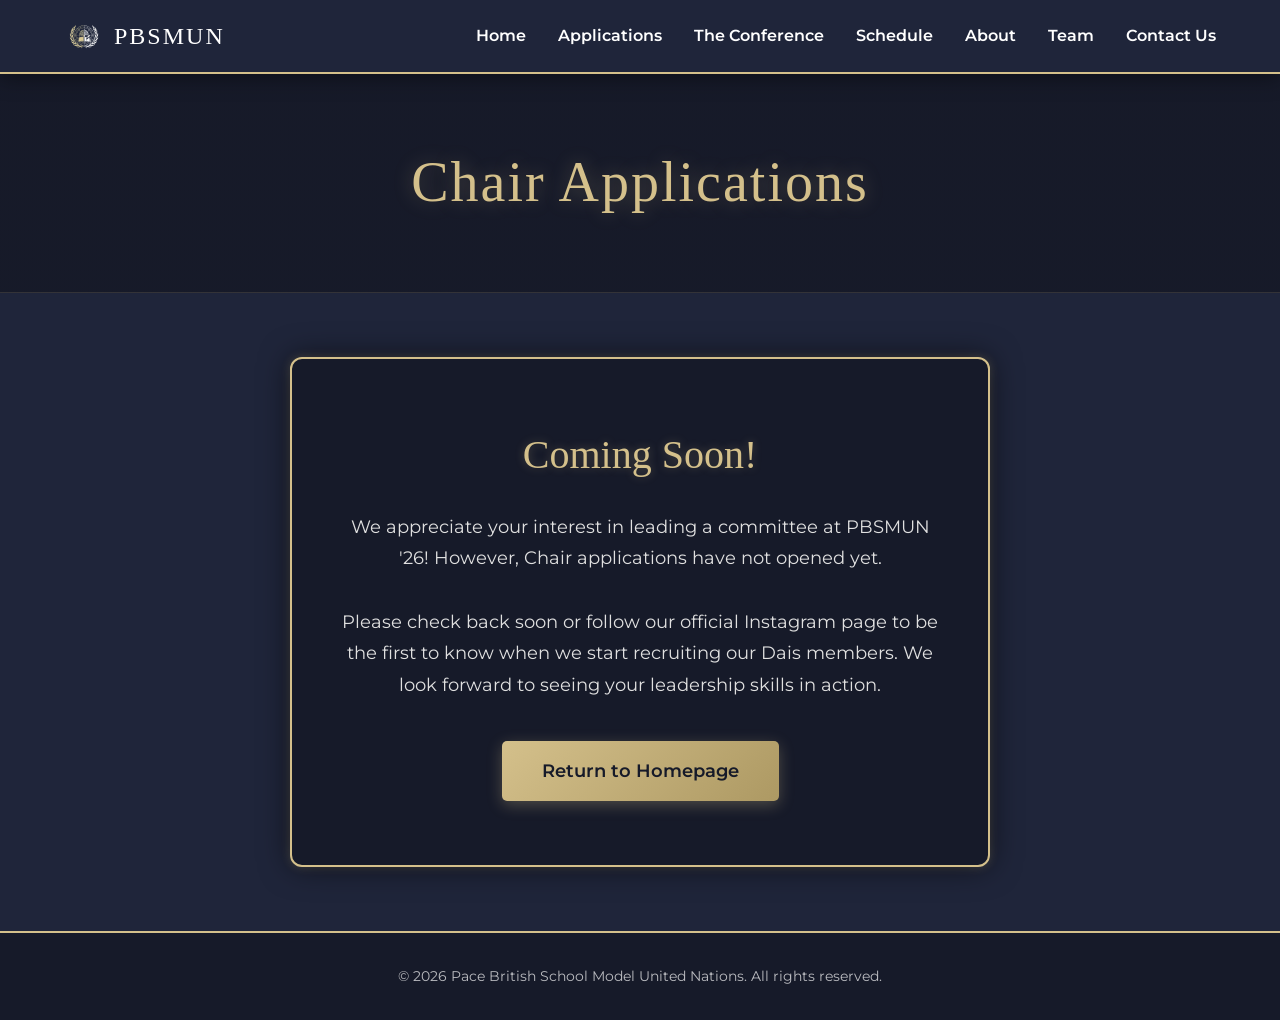
<file: chair-app.html>
<!DOCTYPE html>
<html lang="en">
<head>
    <meta charset="UTF-8">
    <meta name="viewport" content="width=device-width, initial-scale=1.0">
    <title>Chair Applications | PBSMUN</title>
    <link rel="icon" type="image/x-icon" href="/1_1770817820402_2cg59.png">
    <link rel="stylesheet" media="screen" href="https://fontlibrary.org//face/xb-niloofar" type="text/css"/>
    <link href="https://fonts.googleapis.com/css2?family=Montserrat:wght@300;400;500;600;700&display=swap" rel="stylesheet">
    
    <style>
        /* Color Palette & Variables */
        :root {
            --navy-blue: #161a29;
            --light-navy: #1f253a;
            --gold: #d4c08b;      
            --white: #ffffff;
            --gold-shadow: rgba(212, 192, 139, 0.3);
        }

        html {
            scroll-behavior: smooth;
        }

        * {
            margin: 0;
            padding: 0;
            box-sizing: border-box;
        }

        body {
            font-family: 'Montserrat', sans-serif;
            background-color: var(--navy-blue);
            color: var(--white);
            line-height: 1.6;
            overflow-x: hidden;
            display: flex;
            flex-direction: column;
            min-height: 100vh;
        }

        /* Custom Scrollbar */
        body::-webkit-scrollbar {
            width: 10px;
            background: var(--navy-blue);
        }
        body::-webkit-scrollbar-thumb {
            background-color: var(--gold);
            border-radius: 5px;
        }

        h1, h2, h3, h4 {
           font-family: 'XBNiloofarRegular';
           font-weight: normal;
           font-style: normal;
        }

        /* --- Navigation --- */
        nav {
            display: flex;
            justify-content: space-between;
            align-items: center;
            padding: 1rem 5%;
            background-color: var(--light-navy);
            border-bottom: 2px solid var(--gold);
            position: sticky;
            top: 0;
            z-index: 1000;
            box-shadow: 0 4px 20px rgba(0,0,0,0.4);
        }

        .nav-logo {
            display: flex;
            align-items: center;
            gap: 10px;
            font-size: 1.5rem;
            font-family: 'XBNiloofarRegular';
            color: var(--white);
            text-decoration: none;
            letter-spacing: 2px;
        }

        .nav-logo img {
            height: 40px;
            width: auto;
        }

        .nav-links {
            list-style: none;
            display: flex;
            gap: 2rem;
            align-items: center;
        }

        .nav-links a {
            color: var(--white);
            text-decoration: none;
            font-weight: 600;
            transition: color 0.3s ease;
        }

        .nav-links a:hover {
            color: var(--gold);
        }

        /* Dropdown Menu Styles */
        .dropdown {
            position: relative;
            display: flex;
            align-items: center;
        }

        .dropdown-content {
            visibility: hidden;
            opacity: 0;
            position: absolute;
            top: 100%;
            left: 50%;
            transform: translate(-50%, 15px); 
            background-color: var(--light-navy);
            min-width: 260px;
            box-shadow: 0 10px 25px rgba(0,0,0,0.6);
            border: 2px solid var(--gold); 
            border-radius: 10px; 
            z-index: 1001;
            overflow: hidden;
            margin-top: 15px; 
            transition: opacity 0.3s ease, transform 0.3s ease, visibility 0.3s; 
        }

        .dropdown-content a {
            color: var(--white);
            padding: 15px 25px;
            text-decoration: none;
            display: block;
            text-align: left;
            font-family: 'Montserrat', sans-serif;
            font-weight: 600;
            font-size: 0.95rem;
            letter-spacing: 0.5px;
            border-bottom: 1px solid rgba(212, 192, 139, 0.15);
            transition: background-color 0.3s ease, color 0.3s ease, padding-left 0.3s ease;
        }

        .dropdown-content a:last-child {
            border-bottom: none;
        }

        .dropdown-content a:hover {
            background-color: rgba(212, 192, 139, 0.15); 
            color: var(--gold);
            padding-left: 32px; 
        }

        @media (min-width: 769px) {
            .dropdown:hover .dropdown-content {
                visibility: visible;
                opacity: 1;
                transform: translate(-50%, 0); 
            }
        }

        .hamburger {
            display: none;
            cursor: pointer;
            font-size: 2rem;
            color: var(--gold);
            user-select: none;
        }

        /* --- Header / Hero --- */
        header {
            text-align: center;
            padding: 4rem 2rem;
            background: linear-gradient(
                rgba(22, 26, 41, 0.92), 
                rgba(22, 26, 41, 0.92)
            ), 
            url('https://static01.nyt.com/images/2019/09/27/world/un-explainer1/un-explainer1-articleLarge.jpg?quality=75&auto=webp&disable=upscale');
            background-size: cover;
            background-position: center;
            border-bottom: 1px solid rgba(212, 192, 139, 0.15);
        }

        .hero-title {
            font-size: 3.5rem;
            letter-spacing: 2px;
            text-shadow: 0 0 20px var(--gold-shadow);
            color: var(--gold);
            animation: heroFadeInUp 1s ease-out forwards;
        }

        /* --- Main Content Section --- */
        .main-content {
            flex: 1; 
            display: flex;
            justify-content: center;
            align-items: center;
            padding: 4rem 10%;
            background-color: var(--light-navy);
        }

        .coming-soon-card {
            background-color: var(--navy-blue);
            padding: 4rem 3rem;
            border: 2px solid var(--gold);
            border-radius: 12px;
            max-width: 700px;
            width: 100%;
            text-align: center;
            box-shadow: 0 0 30px rgba(0,0,0,0.6), 0 0 10px var(--gold-shadow);
            animation: heroFadeInUp 1.2s ease-out forwards;
        }

        .coming-soon-card h2 {
            color: var(--gold);
            font-size: 2.5rem;
            margin-bottom: 1.5rem;
            text-shadow: 0 0 10px var(--gold-shadow);
        }

        .coming-soon-card p {
            font-size: 1.1rem;
            color: #e0e0e0;
            margin-bottom: 2.5rem;
            line-height: 1.8;
        }

        /* --- Buttons --- */
        .btn {
            background: linear-gradient(135deg, var(--gold) 0%, #ad9963 100%);
            color: var(--navy-blue);
            padding: 1rem 2.5rem;
            font-size: 1.1rem;
            font-weight: 600;
            text-decoration: none;
            border-radius: 5px;
            transition: transform 0.3s ease, box-shadow 0.3s ease, background 0.3s ease;
            border: none;
            cursor: pointer;
            display: inline-block;
            box-shadow: 0 4px 15px var(--gold-shadow);
        }

        .btn:hover {
            background: var(--white);
            box-shadow: 0 8px 25px rgba(255,255,255, 0.3);
            transform: translateY(-3px);
        }

        /* --- Footer --- */
        footer {
            text-align: center;
            padding: 2rem;
            background-color: var(--navy-blue);
            border-top: 2px solid var(--gold);
            font-size: 0.9rem;
            color: rgba(255,255,255,0.7);
        }

        /* --- Animations --- */
        @keyframes heroFadeInUp {
            from { opacity: 0; transform: translateY(20px); }
            to { opacity: 1; transform: translateY(0); }
        }

        /* --- Mobile Responsiveness --- */
        @media (max-width: 768px) {
            .hero-title { font-size: 2.2rem; }
            .coming-soon-card { padding: 3rem 1.5rem; }
            .coming-soon-card h2 { font-size: 2rem; }
            
            .hamburger { display: block; }
            .nav-links {
                display: none;
                flex-direction: column;
                position: absolute;
                top: 72px; 
                left: 0;
                width: 100%;
                background-color: var(--light-navy); 
                padding: 1rem 0;
                box-shadow: 0 10px 25px rgba(0,0,0,0.5);
                border-bottom: 2px solid var(--gold);
            }
            .nav-links.active {
                display: flex;
            }
            .nav-links li {
                margin: 1rem 0;
                text-align: center;
                width: 100%;
            }

            .dropdown { flex-direction: column; }

            .dropdown-content {
                visibility: visible;
                opacity: 1;
                position: relative;
                top: 0;
                left: 0;
                transform: none;
                box-shadow: none;
                border: none;
                background-color: transparent;
                width: 100%; 
                box-sizing: border-box; 
                margin-top: 0.5rem;
                display: none; 
            }
            .dropdown-content.show {
                display: block; 
            }
            .dropdown-content a {
                padding: 10px 20px;
                font-size: 0.9rem;
                text-align: center; 
            }
            .dropdown-content a:hover {
                padding-left: 20px; 
            }
        }
    </style>
</head>
<body>

    <nav>
        <a href="index.html" class="nav-logo">
            <img src="1_1770817820402_2cg59.png" alt="PBSMUN Logo">
            PBSMUN
        </a>

        <div class="hamburger" onclick="toggleMenu()" aria-label="Toggle Navigation Menu">☰</div>

        <ul class="nav-links" id="nav-menu">
            <li><a href="index.html" onclick="toggleMenu()">Home</a></li>
            
            <li class="dropdown">
                <a href="javascript:void(0)" class="dropbtn" onclick="toggleDropdown(event)">Applications</a>
                <div class="dropdown-content" id="app-dropdown">
                    <a href="/delegate-app.html" onclick="toggleMenu()">Delegate Applications</a>
                    <a href="/chair-app.html" onclick="toggleMenu()">Chair Applications</a>
                    <a href="/staff-app.html" onclick="toggleMenu()">Staff Applications</a>
                </div>
            </li>

            <li><a href="/guides.html" onclick="toggleMenu()">The Conference</a></li>
            <li><a href="/schedule-coming-soon.html" onclick="toggleMenu()">Schedule</a></li>
            <li><a href="index.html#about" onclick="toggleMenu()">About</a></li>
            <li><a href="index.html#team" onclick="toggleMenu()">Team</a></li>
            <li><a href="index.html#contact" onclick="toggleMenu()">Contact Us</a></li>
        </ul>
    </nav>

    <header>
        <h1 class="hero-title">Chair Applications</h1>
    </header>

    <section class="main-content">
        <div class="coming-soon-card">
            <h2>Coming Soon!</h2>
            <p>
                We appreciate your interest in leading a committee at PBSMUN '26! However, Chair applications have not opened yet. 
                <br><br>
                Please check back soon or follow our official Instagram page to be the first to know when we start recruiting our Dais members. We look forward to seeing your leadership skills in action.
            </p>
            <a href="index.html" class="btn">Return to Homepage</a>
        </div>
    </section>

    <footer>
        <p>&copy; 2026 Pace British School Model United Nations. All rights reserved.</p>
    </footer>

    <script>
        function toggleMenu() {
            const menu = document.getElementById('nav-menu');
            if (window.innerWidth <= 768) {
                menu.classList.toggle('active');
            }
        }

        function toggleDropdown(e) {
            if (window.innerWidth <= 768) {
                e.preventDefault(); 
                document.getElementById('app-dropdown').classList.toggle('show');
            }
        }
    </script>

</body>
</html>
</file>
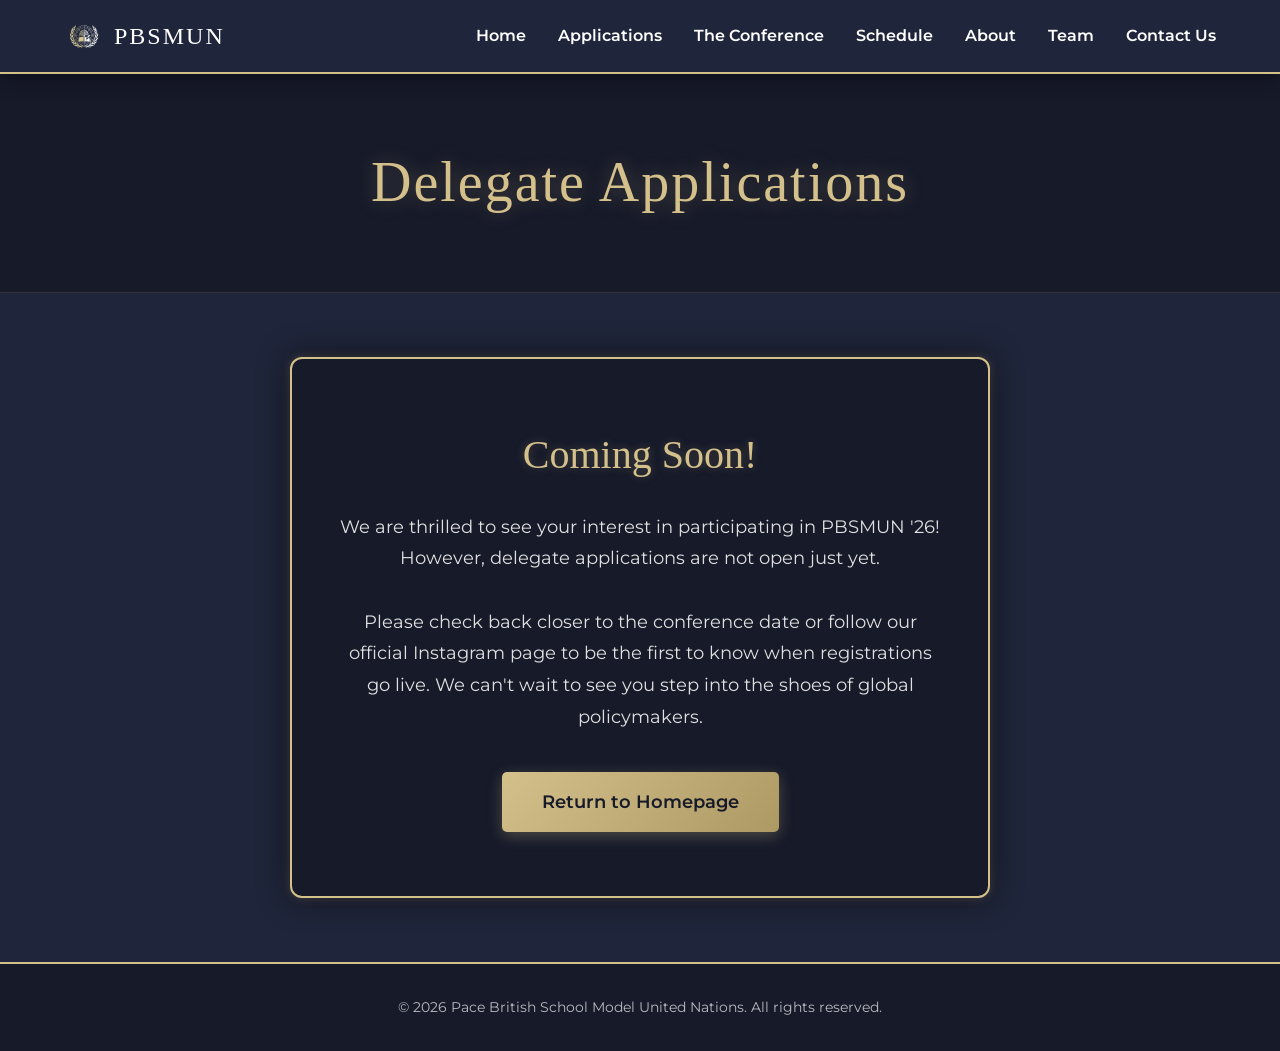
<file: delegate-app.html>
<!DOCTYPE html>
<html lang="en">
<head>
    <meta charset="UTF-8">
    <meta name="viewport" content="width=device-width, initial-scale=1.0">
    <title>Delegate Applications | PBSMUN</title>
    <link rel="icon" type="image/x-icon" href="/1_1770817820402_2cg59.png">
    <link rel="stylesheet" media="screen" href="https://fontlibrary.org//face/xb-niloofar" type="text/css"/>
    <link href="https://fonts.googleapis.com/css2?family=Montserrat:wght@300;400;500;600;700&display=swap" rel="stylesheet">
    
    <style>
        /* Color Palette & Variables (Matching your main page) */
        :root {
            --navy-blue: #161a29;
            --light-navy: #1f253a;
            --gold: #d4c08b;      
            --white: #ffffff;
            --gold-shadow: rgba(212, 192, 139, 0.3);
        }

        html {
            scroll-behavior: smooth;
        }

        * {
            margin: 0;
            padding: 0;
            box-sizing: border-box;
        }

        body {
            font-family: 'Montserrat', sans-serif;
            background-color: var(--navy-blue);
            color: var(--white);
            line-height: 1.6;
            overflow-x: hidden;
            display: flex;
            flex-direction: column;
            min-height: 100vh;
        }

        /* Custom Scrollbar */
        body::-webkit-scrollbar {
            width: 10px;
            background: var(--navy-blue);
        }
        body::-webkit-scrollbar-thumb {
            background-color: var(--gold);
            border-radius: 5px;
        }

        h1, h2, h3, h4 {
           font-family: 'XBNiloofarRegular';
           font-weight: normal;
           font-style: normal;
        }

        /* --- Navigation --- */
        nav {
            display: flex;
            justify-content: space-between;
            align-items: center;
            padding: 1rem 5%;
            background-color: var(--light-navy);
            border-bottom: 2px solid var(--gold);
            position: sticky;
            top: 0;
            z-index: 1000;
            box-shadow: 0 4px 20px rgba(0,0,0,0.4);
        }

        .nav-logo {
            display: flex;
            align-items: center;
            gap: 10px;
            font-size: 1.5rem;
            font-family: 'XBNiloofarRegular';
            color: var(--white);
            text-decoration: none;
            letter-spacing: 2px;
        }

        .nav-logo img {
            height: 40px;
            width: auto;
        }

        .nav-links {
            list-style: none;
            display: flex;
            gap: 2rem;
            align-items: center;
        }

        .nav-links a {
            color: var(--white);
            text-decoration: none;
            font-weight: 600;
            transition: color 0.3s ease;
        }

        .nav-links a:hover {
            color: var(--gold);
        }

        /* Dropdown Menu Styles */
        .dropdown {
            position: relative;
            display: flex;
            align-items: center;
        }

        .dropdown-content {
            visibility: hidden;
            opacity: 0;
            position: absolute;
            top: 100%;
            left: 50%;
            transform: translate(-50%, 15px); 
            background-color: var(--light-navy);
            min-width: 260px;
            box-shadow: 0 10px 25px rgba(0,0,0,0.6);
            border: 2px solid var(--gold); 
            border-radius: 10px; 
            z-index: 1001;
            overflow: hidden;
            margin-top: 15px; 
            transition: opacity 0.3s ease, transform 0.3s ease, visibility 0.3s; 
        }

        .dropdown-content a {
            color: var(--white);
            padding: 15px 25px;
            text-decoration: none;
            display: block;
            text-align: left;
            font-family: 'Montserrat', sans-serif;
            font-weight: 600;
            font-size: 0.95rem;
            letter-spacing: 0.5px;
            border-bottom: 1px solid rgba(212, 192, 139, 0.15);
            transition: background-color 0.3s ease, color 0.3s ease, padding-left 0.3s ease;
        }

        .dropdown-content a:last-child {
            border-bottom: none;
        }

        .dropdown-content a:hover {
            background-color: rgba(212, 192, 139, 0.15); 
            color: var(--gold);
            padding-left: 32px; 
        }

        @media (min-width: 769px) {
            .dropdown:hover .dropdown-content {
                visibility: visible;
                opacity: 1;
                transform: translate(-50%, 0); 
            }
        }

        .hamburger {
            display: none;
            cursor: pointer;
            font-size: 2rem;
            color: var(--gold);
            user-select: none;
        }

        /* --- Header / Hero --- */
        header {
            text-align: center;
            padding: 4rem 2rem;
            background: linear-gradient(
                rgba(22, 26, 41, 0.92), 
                rgba(22, 26, 41, 0.92)
            ), 
            url('https://static01.nyt.com/images/2019/09/27/world/un-explainer1/un-explainer1-articleLarge.jpg?quality=75&auto=webp&disable=upscale');
            background-size: cover;
            background-position: center;
            border-bottom: 1px solid rgba(212, 192, 139, 0.15);
        }

        .hero-title {
            font-size: 3.5rem;
            letter-spacing: 2px;
            text-shadow: 0 0 20px var(--gold-shadow);
            color: var(--gold);
            animation: heroFadeInUp 1s ease-out forwards;
        }

        /* --- Main Content Section --- */
        .main-content {
            flex: 1; /* Pushes footer to the bottom */
            display: flex;
            justify-content: center;
            align-items: center;
            padding: 4rem 10%;
            background-color: var(--light-navy);
        }

        .coming-soon-card {
            background-color: var(--navy-blue);
            padding: 4rem 3rem;
            border: 2px solid var(--gold);
            border-radius: 12px;
            max-width: 700px;
            width: 100%;
            text-align: center;
            box-shadow: 0 0 30px rgba(0,0,0,0.6), 0 0 10px var(--gold-shadow);
            animation: heroFadeInUp 1.2s ease-out forwards;
        }

        .coming-soon-card h2 {
            color: var(--gold);
            font-size: 2.5rem;
            margin-bottom: 1.5rem;
            text-shadow: 0 0 10px var(--gold-shadow);
        }

        .coming-soon-card p {
            font-size: 1.1rem;
            color: #e0e0e0;
            margin-bottom: 2.5rem;
            line-height: 1.8;
        }

        /* --- Buttons --- */
        .btn {
            background: linear-gradient(135deg, var(--gold) 0%, #ad9963 100%);
            color: var(--navy-blue);
            padding: 1rem 2.5rem;
            font-size: 1.1rem;
            font-weight: 600;
            text-decoration: none;
            border-radius: 5px;
            transition: transform 0.3s ease, box-shadow 0.3s ease, background 0.3s ease;
            border: none;
            cursor: pointer;
            display: inline-block;
            box-shadow: 0 4px 15px var(--gold-shadow);
        }

        .btn:hover {
            background: var(--white);
            box-shadow: 0 8px 25px rgba(255,255,255, 0.3);
            transform: translateY(-3px);
        }

        /* --- Footer --- */
        footer {
            text-align: center;
            padding: 2rem;
            background-color: var(--navy-blue);
            border-top: 2px solid var(--gold);
            font-size: 0.9rem;
            color: rgba(255,255,255,0.7);
        }

        /* --- Animations --- */
        @keyframes heroFadeInUp {
            from { opacity: 0; transform: translateY(20px); }
            to { opacity: 1; transform: translateY(0); }
        }

        /* --- Mobile Responsiveness --- */
        @media (max-width: 768px) {
            .hero-title { font-size: 2.2rem; }
            .coming-soon-card { padding: 3rem 1.5rem; }
            .coming-soon-card h2 { font-size: 2rem; }
            
            .hamburger { display: block; }
            .nav-links {
                display: none;
                flex-direction: column;
                position: absolute;
                top: 72px; 
                left: 0;
                width: 100%;
                background-color: var(--light-navy); 
                padding: 1rem 0;
                box-shadow: 0 10px 25px rgba(0,0,0,0.5);
                border-bottom: 2px solid var(--gold);
            }
            .nav-links.active {
                display: flex;
            }
            .nav-links li {
                margin: 1rem 0;
                text-align: center;
                width: 100%;
            }

            .dropdown { flex-direction: column; }

            .dropdown-content {
                visibility: visible;
                opacity: 1;
                position: relative;
                top: 0;
                left: 0;
                transform: none;
                box-shadow: none;
                border: none;
                background-color: transparent;
                width: 100%; 
                box-sizing: border-box; 
                margin-top: 0.5rem;
                display: none; 
            }
            .dropdown-content.show {
                display: block; 
            }
            .dropdown-content a {
                padding: 10px 20px;
                font-size: 0.9rem;
                text-align: center; 
            }
            .dropdown-content a:hover {
                padding-left: 20px; 
            }
        }
    </style>
</head>
<body>

    <nav>
        <a href="index.html" class="nav-logo">
            <img src="1_1770817820402_2cg59.png" alt="PBSMUN Logo">
            PBSMUN
        </a>

        <div class="hamburger" onclick="toggleMenu()" aria-label="Toggle Navigation Menu">☰</div>

        <ul class="nav-links" id="nav-menu">
            <li><a href="index.html" onclick="toggleMenu()">Home</a></li>
            
            <li class="dropdown">
                <a href="javascript:void(0)" class="dropbtn" onclick="toggleDropdown(event)">Applications</a>
                <div class="dropdown-content" id="app-dropdown">
                    <a href="/delegate-app.html" onclick="toggleMenu()">Delegate Applications</a>
                    <a href="/chair-app.html" onclick="toggleMenu()">Chair Applications</a>
                    <a href="/staff-app.html" onclick="toggleMenu()">Staff Applications</a>
                </div>
            </li>

            <li><a href="/guides.html" onclick="toggleMenu()">The Conference</a></li>
            <li><a href="/schedule-coming-soon.html" onclick="toggleMenu()">Schedule</a></li>
            <li><a href="index.html#about" onclick="toggleMenu()">About</a></li>
            <li><a href="index.html#team" onclick="toggleMenu()">Team</a></li>
            <li><a href="index.html#contact" onclick="toggleMenu()">Contact Us</a></li>
        </ul>
    </nav>

    <header>
        <h1 class="hero-title">Delegate Applications</h1>
    </header>

    <section class="main-content">
        <div class="coming-soon-card">
            <h2>Coming Soon!</h2>
            <p>
                We are thrilled to see your interest in participating in PBSMUN '26! However, delegate applications are not open just yet. 
                <br><br>
                Please check back closer to the conference date or follow our official Instagram page to be the first to know when registrations go live. We can't wait to see you step into the shoes of global policymakers.
            </p>
            <a href="index.html" class="btn">Return to Homepage</a>
        </div>
    </section>

    <footer>
        <p>&copy; 2026 Pace British School Model United Nations. All rights reserved.</p>
    </footer>

    <script>
        function toggleMenu() {
            const menu = document.getElementById('nav-menu');
            if (window.innerWidth <= 768) {
                menu.classList.toggle('active');
            }
        }

        function toggleDropdown(e) {
            if (window.innerWidth <= 768) {
                e.preventDefault(); 
                document.getElementById('app-dropdown').classList.toggle('show');
            }
        }
    </script>

</body>
</html>
</file>
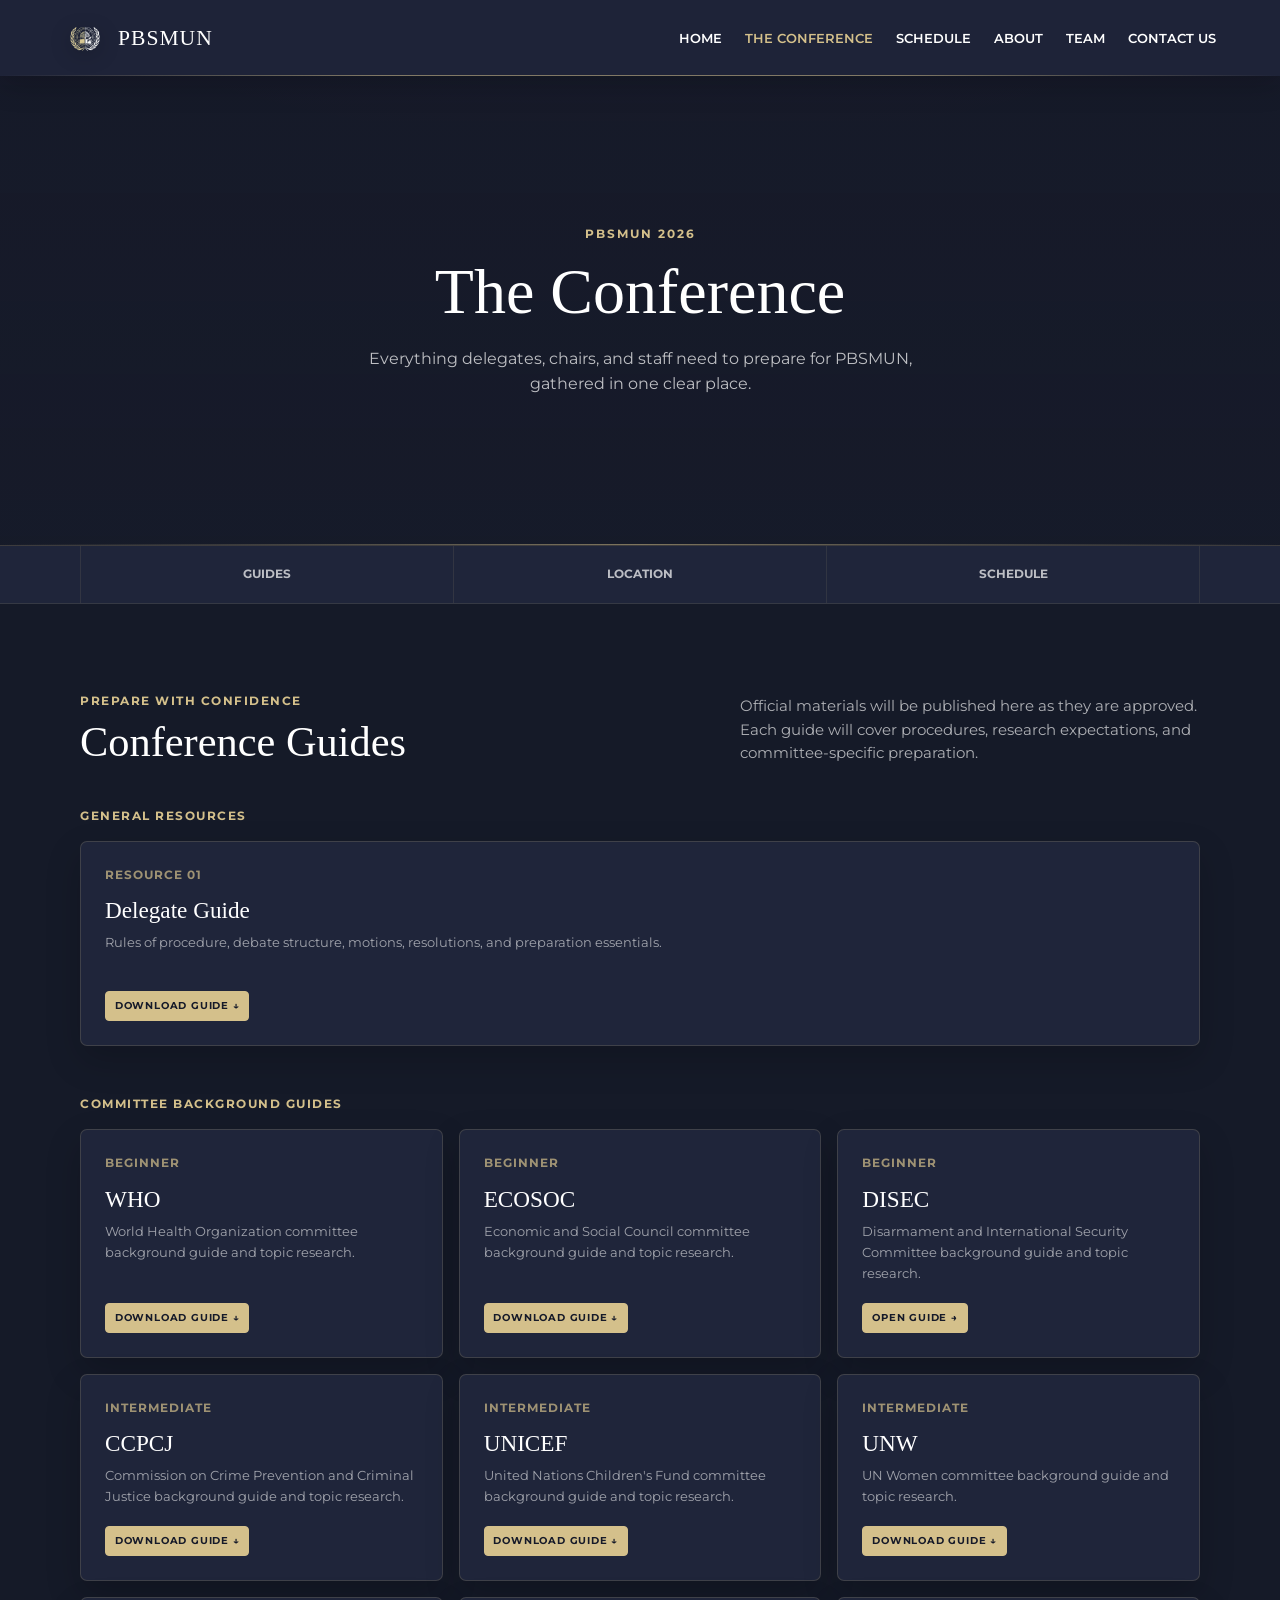
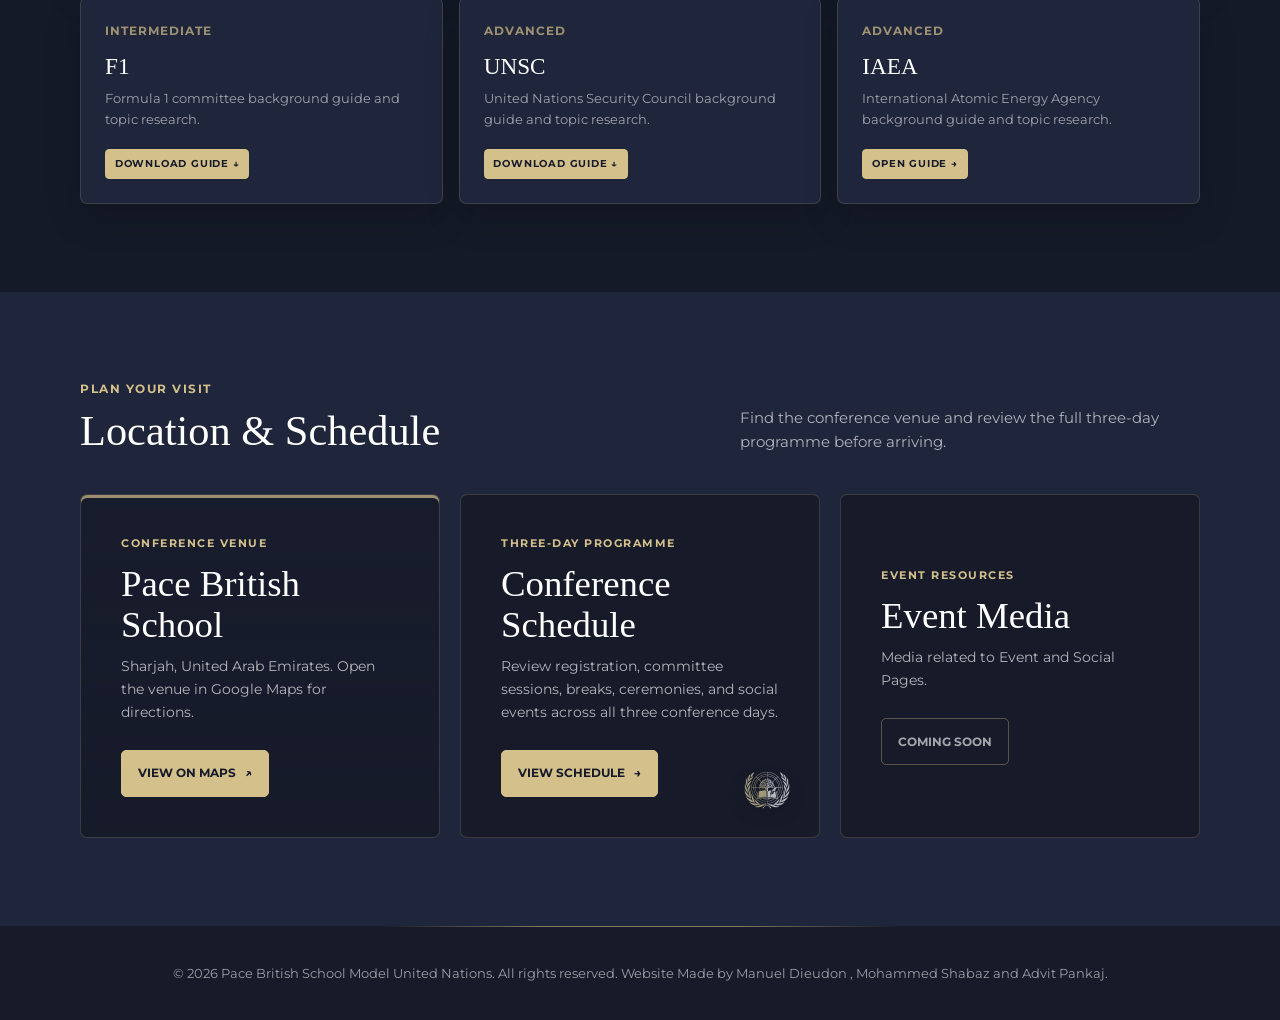
<file: guides.html>
<!DOCTYPE html>
<html lang="en">

<head>
    <meta charset="UTF-8">
    <meta name="viewport" content="width=device-width, initial-scale=1.0">
    <meta name="description" content="PBSMUN 2026 conference guides, venue, and schedule.">
    <title>The Conference | PBSMUN</title>
    <link rel="icon" type="image/png" href="1_1770817820402_2cg59.png">
    <link rel="stylesheet" href="https://fontlibrary.org/face/xb-niloofar">
    <link href="https://fonts.googleapis.com/css2?family=Montserrat:wght@300;400;500;600;700&display=swap" rel="stylesheet">
    <style>
         :root {
            --navy-blue: #161a29;
            --light-navy: #1f253a;
            --gold: #d4c08b;
            --white: #fff;
            --gold-shadow: rgba(212, 192, 139, .3);
        }
        
        * {
            margin: 0;
            padding: 0;
            box-sizing: border-box;
        }
        
        html {
            scroll-behavior: smooth;
            scroll-padding-top: 88px;
        }
        
        body {
            overflow-x: hidden;
            background: var(--navy-blue);
            color: var(--white);
            font-family: 'Montserrat', sans-serif;
            line-height: 1.6;
        }
        
        body::-webkit-scrollbar {
            width: 10px;
            background: var(--navy-blue);
        }
        
        body::-webkit-scrollbar-thumb {
            background: var(--gold);
            border-radius: 5px;
        }
        
        h1,
        h2,
        h3 {
            font-family: 'XBNiloofarRegular', Georgia, serif;
            font-weight: normal;
        }
        
        nav {
            position: sticky;
            top: 0;
            z-index: 1000;
            display: flex;
            align-items: center;
            justify-content: space-between;
            min-height: 76px;
            padding: .85rem 5%;
            background: rgba(31, 37, 58, .96);
            border-bottom: 1px solid rgba(212, 192, 139, .2);
            backdrop-filter: blur(14px);
        }
        
        .nav-logo {
            display: flex;
            align-items: center;
            gap: .75rem;
            color: var(--white);
            font-family: 'XBNiloofarRegular', Georgia, serif;
            font-size: 1.35rem;
            letter-spacing: 1px;
            text-decoration: none;
        }
        
        .nav-logo img {
            width: auto;
            height: 42px;
        }
        
        .nav-links {
            display: flex;
            align-items: center;
            gap: clamp(.85rem, 1.8vw, 1.8rem);
            list-style: none;
        }
        
        .nav-links a {
            color: var(--white);
            font-size: .82rem;
            font-weight: 600;
            text-decoration: none;
            text-transform: uppercase;
            transition: color 180ms ease;
        }
        
        .nav-links a:hover,
        .nav-links a.active {
            color: var(--gold);
        }
        
        .dropdown {
            position: relative;
            display: flex;
            align-items: center;
        }
        
        .dropdown-content {
            position: absolute;
            top: 100%;
            left: 50%;
            z-index: 1001;
            min-width: 260px;
            margin-top: 15px;
            padding: .4rem;
            visibility: hidden;
            opacity: 0;
            transform: translate(-50%, 12px);
            background: rgba(31, 37, 58, .99);
            border: 1px solid rgba(212, 192, 139, .2);
            border-radius: 6px;
            box-shadow: 0 18px 50px rgba(0, 0, 0, .3);
            transition: opacity 180ms ease, transform 180ms ease, visibility 180ms;
        }
        
        .dropdown-content a {
            display: block;
            padding: .8rem 1rem;
            border-bottom: 1px solid rgba(212, 192, 139, .1);
            font-size: .78rem;
        }
        
        .dropdown-content a:last-child {
            border-bottom: 0;
        }
        
        .dropdown-content a:hover {
            background: rgba(212, 192, 139, .08);
        }
        
        .hamburger {
            display: none;
            width: 44px;
            height: 44px;
            place-items: center;
            color: var(--gold);
            border: 1px solid rgba(212, 192, 139, .2);
            border-radius: 6px;
            cursor: pointer;
            font-size: 1.45rem;
        }
        
        @media (min-width:769px) {
            .dropdown:hover .dropdown-content,
            .dropdown:focus-within .dropdown-content {
                visibility: visible;
                opacity: 1;
                transform: translate(-50%, 0);
            }
        }
        
        .hero {
            display: grid;
            min-height: 470px;
            padding: 5rem 1.5rem;
            place-items: center;
            text-align: center;
            background: linear-gradient(rgba(22, 26, 41, .84), rgba(22, 26, 41, .94)), url('https://static01.nyt.com/images/2019/09/27/world/un-explainer1/un-explainer1-articleLarge.jpg?quality=75&auto=webp&disable=upscale') center 38%/cover;
            border-bottom: 1px solid rgba(212, 192, 139, .2);
        }
        
        .hero-inner {
            width: min(760px, 100%);
        }
        
        .eyebrow {
            margin-bottom: .9rem;
            color: var(--gold);
            font-size: .78rem;
            font-weight: 700;
            letter-spacing: 2px;
            text-transform: uppercase;
        }
        
        .hero-title {
            font-size: 4rem;
            line-height: 1.05;
        }
        
        .hero-copy {
            max-width: 620px;
            margin: 1.25rem auto 0;
            color: rgba(255, 255, 255, .72);
            font-size: 1rem;
        }
        
        .quick-nav {
            border-bottom: 1px solid rgba(212, 192, 139, .12);
            background: var(--light-navy);
        }
        
        .quick-nav-inner {
            display: flex;
            width: min(1120px, calc(100% - 2.5rem));
            margin: 0 auto;
            overflow-x: auto;
        }
        
        .quick-nav a {
            flex: 1;
            min-width: 150px;
            padding: 1.15rem;
            color: rgba(255, 255, 255, .7);
            border-right: 1px solid rgba(212, 192, 139, .1);
            font-size: .78rem;
            font-weight: 700;
            text-align: center;
            text-decoration: none;
            text-transform: uppercase;
            transition: color 180ms ease, background 180ms ease;
        }
        
        .quick-nav a:first-child {
            border-left: 1px solid rgba(212, 192, 139, .1);
        }
        
        .quick-nav a:hover {
            color: var(--gold);
            background: rgba(212, 192, 139, .05);
        }
        
        .page-section {
            padding: 5.5rem max(1.25rem, calc((100% - 1120px)/2));
        }
        
        .page-section.alt {
            background: var(--light-navy);
        }
        
        #guides {
            position: relative;
            isolation: isolate;
            background: var(--navy-blue);
        }
        
        #guides::before {
            content: "";
            position: absolute;
            z-index: -1;
            inset: 0;
            background: url('https://framerusercontent.com/images/ofqW9upMhy9yG8Z1L44vkDhMsqw.webp') center / cover no-repeat;
            filter: grayscale(1);
            opacity: .12;
        }
        
        #guides::after {
            content: "";
            position: absolute;
            z-index: -1;
            inset: 0;
            background: rgba(22, 26, 41, .36);
        }
        
        .section-heading {
            display: grid;
            grid-template-columns: minmax(0, 1fr) minmax(260px, 460px);
            gap: 2rem;
            align-items: end;
            margin-bottom: 2.5rem;
        }
        
        .section-kicker {
            display: block;
            margin-bottom: .55rem;
            color: var(--gold);
            font-size: .72rem;
            font-weight: 700;
            letter-spacing: 1.5px;
            text-transform: uppercase;
        }
        
        .section-heading h2 {
            font-size: 2.65rem;
            line-height: 1.1;
        }
        
        .section-heading p {
            color: rgba(255, 255, 255, .65);
            font-size: .92rem;
        }
        
        .guide-group+.guide-group {
            margin-top: 3rem;
        }
        
        .group-title {
            margin-bottom: 1rem;
            color: var(--gold);
            font-family: 'Montserrat', sans-serif;
            font-size: .76rem;
            font-weight: 700;
            letter-spacing: 1.5px;
            text-transform: uppercase;
        }
        
        .guide-grid {
            display: grid;
            grid-template-columns: repeat(3, minmax(0, 1fr));
            gap: 1rem;
        }

        .general-resources-grid {
            grid-template-columns: minmax(0, 1fr);
        }
        
        .guide-card {
            display: flex;
            flex-direction: column;
            min-height: 205px;
            padding: 1.5rem;
            color: var(--white);
            background: var(--light-navy);
            border: 1px solid rgba(212, 192, 139, .18);
            border-radius: 7px;
            box-shadow: 0 14px 35px rgba(0, 0, 0, .18);
            text-decoration: none;
            transition: transform 180ms ease, border-color 180ms ease;
        }
        
        .alt .guide-card {
            background: var(--navy-blue);
        }
        
        .guide-card:hover {
            transform: translateY(-3px);
            border-color: rgba(212, 192, 139, .48);
        }
        
        .guide-number {
            color: rgba(212, 192, 139, .7);
            font-size: .72rem;
            font-weight: 700;
            letter-spacing: 1px;
        }
        
        .guide-card h3 {
            margin: .8rem 0 .45rem;
            font-size: 1.45rem;
            line-height: 1.2;
        }
        
        .guide-card p {
            flex: 1;
            color: rgba(255, 255, 255, .58);
            font-size: .82rem;
        }
        
        .status {
            align-self: flex-start;
            margin-top: 1.2rem;
            padding: .35rem .55rem;
            color: rgba(255, 255, 255, .55);
            border: 1px solid rgba(255, 255, 255, .14);
            border-radius: 4px;
            font-size: .65rem;
            font-weight: 700;
            letter-spacing: .8px;
            text-transform: uppercase;
        }

        .status.available {
            color: var(--navy-blue);
            background: var(--gold);
            border-color: var(--gold);
        }
        
        .feature-grid {
            display: grid;
            grid-template-columns: repeat(3, minmax(0, 1fr));
            gap: 1.25rem;
        }
        
        .feature-panel {
            min-height: 330px;
            padding: 2.5rem;
            background: var(--navy-blue);
            border: 1px solid rgba(212, 192, 139, .2);
            border-radius: 7px;
        }
        
        .location-panel {
            display: flex;
            flex-direction: column;
            justify-content: flex-end;
            background: linear-gradient(rgba(22, 26, 41, .78), rgba(22, 26, 41, .94)), url('https://spea.shj.ae/media/uc1pyzr3/s384.webp') center / cover no-repeat;
            box-shadow: inset 0 3px 0 rgba(212, 192, 139, .7);
        }
        
        .panel-label {
            color: var(--gold);
            font-size: .7rem;
            font-weight: 700;
            letter-spacing: 1.5px;
            text-transform: uppercase;
        }
        
        .feature-panel h2 {
            margin: .7rem 0 .6rem;
            font-size: 2.3rem;
            line-height: 1.1;
        }
        
        .feature-panel p {
            max-width: 560px;
            color: rgba(255, 255, 255, .68);
            font-size: .9rem;
        }
        
        .text-link {
            display: inline-flex;
            align-items: center;
            gap: .55rem;
            align-self: flex-start;
            margin-top: 1.6rem;
            padding: .8rem 1rem;
            color: var(--navy-blue);
            background: var(--gold);
            border: 1px solid var(--gold);
            border-radius: 5px;
            font-size: .78rem;
            font-weight: 700;
            text-decoration: none;
            text-transform: uppercase;
            transition: background 180ms ease, transform 180ms ease;
        }
        
        .text-link:hover {
            background: var(--white);
            border-color: var(--white);
            transform: translateY(-2px);
        }

        .text-link.coming-soon {
            color: rgba(255, 255, 255, .62);
            background: transparent;
            border-color: rgba(212, 192, 139, .35);
            cursor: not-allowed;
        }

        .text-link.coming-soon:hover {
            color: rgba(255, 255, 255, .62);
            background: transparent;
            border-color: rgba(212, 192, 139, .35);
            transform: none;
        }
        
        .schedule-panel {
            position: relative;
            display: flex;
            flex-direction: column;
            justify-content: center;
            overflow: hidden;
        }
        
        .schedule-panel>* {
            position: relative;
            z-index: 1;
        }
        
        .schedule-panel .panel-brand {
            position: absolute;
            right: 1.25rem;
            bottom: 1rem;
            z-index: 0;
            width: 64px;
            height: auto;
            opacity: .72;
            filter: drop-shadow(0 6px 12px rgba(0, 0, 0, .2));
            pointer-events: none;
        }
        
        .scroll-reveal {
            opacity: 0;
            transform: translateY(24px);
            transition: opacity 600ms ease, transform 600ms ease;
        }
        
        .scroll-reveal.show {
            opacity: 1;
            transform: none;
        }
        
        footer {
            padding: 2.5rem 1.5rem;
            color: rgba(255, 255, 255, .58);
            border-top: 1px solid rgba(212, 192, 139, .2);
            text-align: center;
            font-size: .85rem;
        }
        
        @media (max-width:900px) {
            .section-heading {
                grid-template-columns: 1fr;
                gap: .75rem;
            }
            .guide-grid {
                grid-template-columns: repeat(2, minmax(0, 1fr));
            }
            .feature-grid {
                grid-template-columns: 1fr;
            }
        }
        
        @media (max-width:768px) {
            nav {
                min-height: 70px;
                padding: .75rem 1.1rem;
            }
            .nav-logo img {
                height: 38px;
            }
            .hamburger {
                display: grid;
            }
            .nav-links {
                position: absolute;
                top: 70px;
                left: 0;
                display: none;
                flex-direction: column;
                width: 100%;
                max-height: calc(100vh - 70px);
                padding: .65rem 1rem 1.25rem;
                overflow-y: auto;
                gap: 0;
                background: rgba(31, 37, 58, .99);
            }
            .nav-links.active {
                display: flex;
            }
            .nav-links li {
                width: 100%;
                text-align: center;
            }
            .nav-links a {
                display: block;
                padding: .85rem;
            }
            .dropdown {
                flex-direction: column;
            }
            .dropdown-content {
                position: relative;
                top: 0;
                left: 0;
                display: none;
                width: 100%;
                min-width: 0;
                margin: 0;
                visibility: visible;
                opacity: 1;
                transform: none;
                border: 0;
                box-shadow: none;
            }
            .dropdown-content.show {
                display: block;
            }
            .hero {
                min-height: 390px;
                padding: 4rem 1.25rem;
            }
            .hero-title {
                font-size: 2.65rem;
            }
            .page-section {
                padding-top: 4rem;
                padding-bottom: 4rem;
            }
            .section-heading h2 {
                font-size: 2.15rem;
            }
            .guide-grid {
                grid-template-columns: 1fr;
            }
            .guide-card {
                min-height: 180px;
            }
            .feature-panel {
                min-height: 300px;
                padding: 2rem 1.5rem;
            }
        }
        
        @media (max-width:420px) {
            .hero-title {
                font-size: 2.25rem;
            }
        }
        
        @media (prefers-reduced-motion:reduce) {
            html {
                scroll-behavior: auto;
            }
            *,
            *::before,
            *::after {
                animation-duration: .01ms!important;
                transition-duration: .01ms!important;
            }
            .scroll-reveal {
                opacity: 1;
                transform: none;
            }
        }
    </style>
    <link rel="stylesheet" href="site-polish.css">
</head>

<body>
    <nav aria-label="Primary navigation">
        <a href="index.html" class="nav-logo"><img src="1_1770817820402_2cg59.png" alt="PBSMUN logo">PBSMUN</a>
        <div class="hamburger" onclick="toggleMenu()" role="button" tabindex="0" aria-label="Toggle navigation menu" aria-controls="nav-menu">&#9776;</div>
        <ul class="nav-links" id="nav-menu">
            <li><a href="index.html" onclick="closeMenu()">Home</a></li>
            <li><a href="guides.html" class="active" aria-current="page" onclick="closeMenu()">The Conference</a></li>
            <li><a href="schedule.html" onclick="closeMenu()">Schedule</a></li>
            <li><a href="index.html#about" onclick="closeMenu()">About</a></li>
            <li><a href="index.html#team" onclick="closeMenu()">Team</a></li>
            <li><a href="index.html#contact" onclick="closeMenu()">Contact Us</a></li>
        </ul>
    </nav>

    <header class="hero">
        <div class="hero-inner scroll-reveal">
            <p class="eyebrow">PBSMUN 2026</p>
            <h1 class="hero-title">The Conference</h1>
            <p class="hero-copy">Everything delegates, chairs, and staff need to prepare for PBSMUN, gathered in one clear place.</p>
        </div>
    </header>

    <div class="quick-nav" aria-label="Page sections">
        <div class="quick-nav-inner"><a href="#guides">Guides</a><a href="#venue">Location</a><a href="schedule.html">Schedule</a></div>
    </div>

    <main>
        <section class="page-section" id="guides">
            <div class="section-heading scroll-reveal">
                <div><span class="section-kicker">Prepare with confidence</span>
                    <h2>Conference Guides</h2>
                </div>
                <p>Official materials will be published here as they are approved. Each guide will cover procedures, research expectations, and committee-specific preparation.</p>
            </div>
            <div class="guide-group scroll-reveal">
                <h3 class="group-title">General Resources</h3>
                <div class="guide-grid general-resources-grid">
                    <a class="guide-card" href="Delegate%20Guide.docx" download><span class="guide-number">RESOURCE 01</span>
                        <h3>Delegate Guide</h3>
                        <p>Rules of procedure, debate structure, motions, resolutions, and preparation essentials.</p><span class="status available">Download Guide &#8595;</span></a>
                </div>
            </div>
            <div class="guide-group scroll-reveal">
                <h3 class="group-title">Committee Background Guides</h3>
                <div class="guide-grid">
                    <a class="guide-card" href="WHO%20PBS%20GUIDE.docx" download><span class="guide-number">BEGINNER</span>
                        <h3>WHO</h3>
                        <p>World Health Organization committee background guide and topic research.</p><span class="status available">Download Guide &#8595;</span></a>
                    <a class="guide-card" href="ECOSOC%20PBS%20GUIDE.docx" download><span class="guide-number">BEGINNER</span>
                        <h3>ECOSOC</h3>
                        <p>Economic and Social Council committee background guide and topic research.</p><span class="status available">Download Guide &#8595;</span></a>
                    <a class="guide-card" href="DISEC%20PBS%20GUIDE.pdf"><span class="guide-number">BEGINNER</span>
                        <h3>DISEC</h3>
                        <p>Disarmament and International Security Committee background guide and topic research.</p><span class="status available">Open Guide &#8594;</span></a>
                    <a class="guide-card" href="CCPCJ%20PBS%20GUIDE.docx" download><span class="guide-number">INTERMEDIATE</span>
                        <h3>CCPCJ</h3>
                        <p>Commission on Crime Prevention and Criminal Justice background guide and topic research.</p><span class="status available">Download Guide &#8595;</span></a>
                    <a class="guide-card" href="UNICEF%20PBS%20GUIDE.docx" download><span class="guide-number">INTERMEDIATE</span>
                        <h3>UNICEF</h3>
                        <p>United Nations Children's Fund committee background guide and topic research.</p><span class="status available">Download Guide &#8595;</span></a>
                    <a class="guide-card" href="UNW%20PBS%20GUIDE.docx" download><span class="guide-number">INTERMEDIATE</span>
                        <h3>UNW</h3>
                        <p>UN Women committee background guide and topic research.</p><span class="status available">Download Guide &#8595;</span></a>
                    <a class="guide-card" href="F1%20Committee%20Guide.docx" download><span class="guide-number">INTERMEDIATE</span>
                        <h3>F1</h3>
                        <p>Formula 1 committee background guide and topic research.</p><span class="status available">Download Guide &#8595;</span></a>
                    <a class="guide-card" href="UNSC%20PBS%20GUIDE.docx" download><span class="guide-number">ADVANCED</span>
                        <h3>UNSC</h3>
                        <p>United Nations Security Council background guide and topic research.</p><span class="status available">Download Guide &#8595;</span></a>
                    <a class="guide-card" href="IAEA%20PBS%20GUIDE.pdf"><span class="guide-number">ADVANCED</span>
                        <h3>IAEA</h3>
                        <p>International Atomic Energy Agency background guide and topic research.</p><span class="status available">Open Guide &#8594;</span></a>
                </div>
            </div>
        </section>

        <section class="page-section alt" id="venue">
            <div class="section-heading scroll-reveal">
                <div><span class="section-kicker">Plan your visit</span>
                    <h2>Location &amp; Schedule</h2>
                </div>
                <p>Find the conference venue and review the full three-day programme before arriving.</p>
            </div>
            <div class="feature-grid">
                <article class="feature-panel location-panel scroll-reveal"><span class="panel-label">Conference Venue</span>
                    <h2>Pace British School</h2>
                    <p>Sharjah, United Arab Emirates. Open the venue in Google Maps for directions.</p><a class="text-link" href="https://maps.app.goo.gl/dM8TZMoVG9Do9rC99" target="_blank" rel="noopener noreferrer">View on Maps <span aria-hidden="true">&#8599;</span></a></article>
                <article class="feature-panel schedule-panel scroll-reveal">
                    <img class="panel-brand" src="1_1770817820402_2cg59.png" alt="PBSMUN logo" loading="lazy" decoding="async">
                    <span class="panel-label">Three-day programme</span>
                    <h2>Conference Schedule</h2>
                    <p>Review registration, committee sessions, breaks, ceremonies, and social events across all three conference days.</p><a class="text-link" href="schedule.html">View Schedule <span aria-hidden="true">&#8594;</span></a>
                </article>
                <article class="feature-panel schedule-panel scroll-reveal">
                    <span class="panel-label">Event Resources</span>
                    <h2>Event Media</h2>
                    <p>Media related to Event and Social Pages.</p><span class="text-link coming-soon" aria-disabled="true">Coming Soon</span>
                </article>
            </div>
        </section>

    </main>

    <footer>
        <p>© 2026 Pace British School Model United Nations. All rights reserved. Website Made by Manuel Dieudon , Mohammed Shabaz and Advit Pankaj. </p>
    </footer>
    <script>
        const menu = document.getElementById('nav-menu');
        function toggleMenu() {
            if (window.innerWidth <= 768) menu.classList.toggle('active');
        }

        function closeMenu() {
            if (window.innerWidth <= 768) {
                menu.classList.remove('active');
            }
        }

        document.querySelector('.hamburger').addEventListener('keydown', (event) => {
            if (event.key === 'Enter' || event.key === ' ') {
                event.preventDefault();
                toggleMenu();
            }
        });
        const observer = new IntersectionObserver((entries) => entries.forEach((entry) => {
            if (entry.isIntersecting) entry.target.classList.add('show');
        }), {
            threshold: .08
        });
        document.querySelectorAll('.scroll-reveal').forEach((element) => observer.observe(element));
    </script>
</body>

</html>
</file>
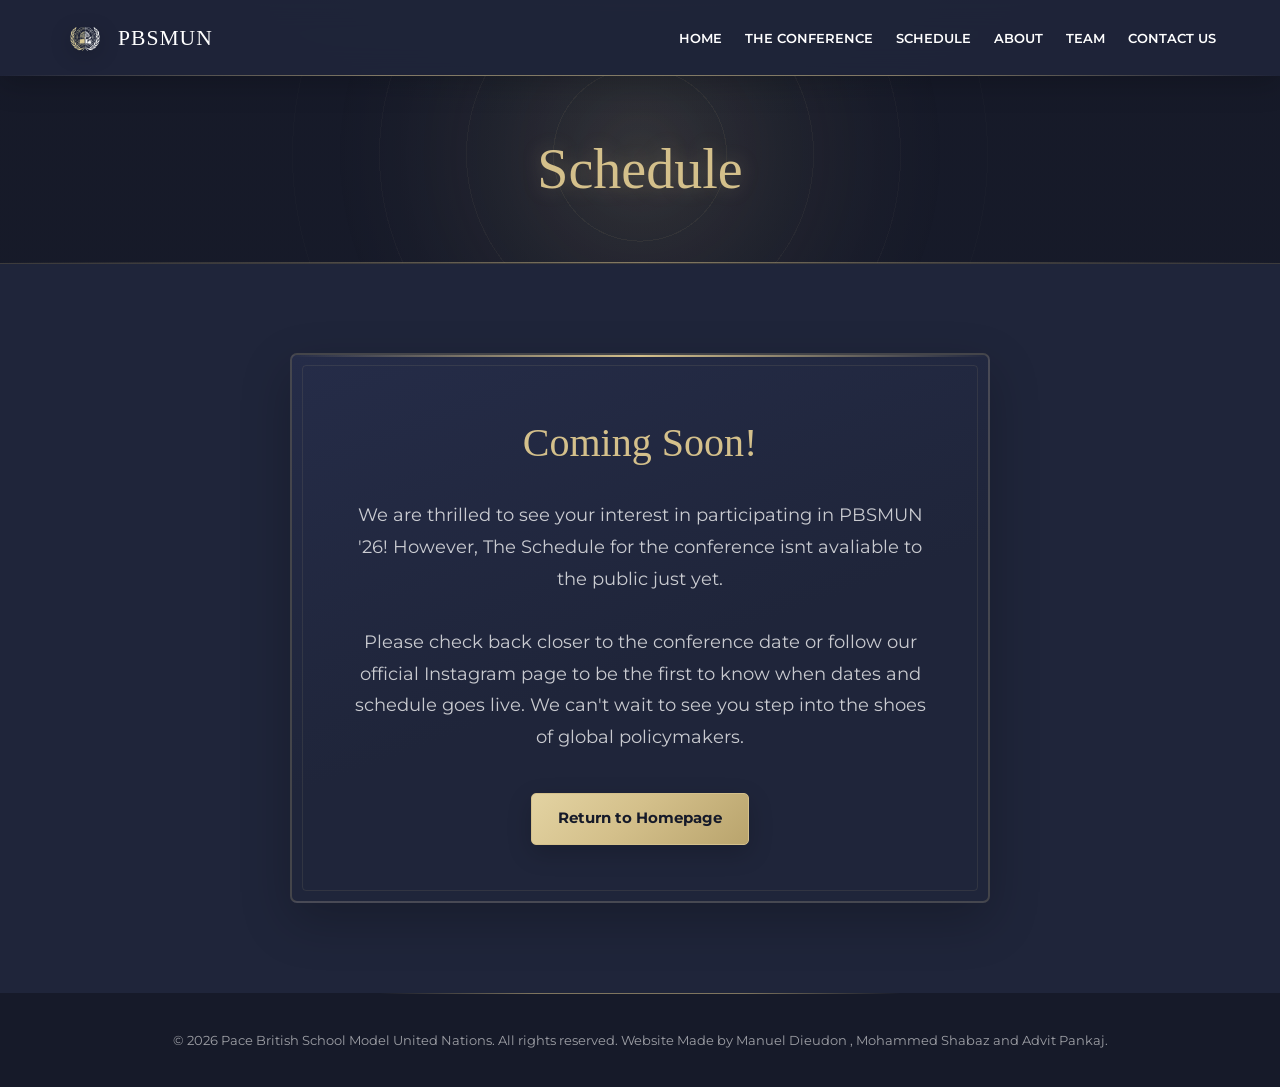
<file: schedule-coming-soon.html>
<!DOCTYPE html>
<html lang="en">
<head>
    <meta charset="UTF-8">
    <meta name="viewport" content="width=device-width, initial-scale=1.0">
    <title>Schedule | PBSMUN</title>
    <link rel="icon" type="image/x-icon" href="/1_1770817820402_2cg59.png">
    <link rel="stylesheet" media="screen" href="https://fontlibrary.org//face/xb-niloofar" type="text/css"/>
    <link href="https://fonts.googleapis.com/css2?family=Montserrat:wght@300;400;500;600;700&display=swap" rel="stylesheet">
    
    <style>
        /* Color Palette & Variables (Matching your main page) */
        :root {
            --navy-blue: #161a29;
            --light-navy: #1f253a;
            --gold: #d4c08b;      
            --white: #ffffff;
            --gold-shadow: rgba(212, 192, 139, 0.3);
        }

        html {
            scroll-behavior: smooth;
        }

        * {
            margin: 0;
            padding: 0;
            box-sizing: border-box;
        }

        body {
            font-family: 'Montserrat', sans-serif;
            background-color: var(--navy-blue);
            color: var(--white);
            line-height: 1.6;
            overflow-x: hidden;
            display: flex;
            flex-direction: column;
            min-height: 100vh;
        }

        /* Custom Scrollbar */
        body::-webkit-scrollbar {
            width: 10px;
            background: var(--navy-blue);
        }
        body::-webkit-scrollbar-thumb {
            background-color: var(--gold);
            border-radius: 5px;
        }

        h1, h2, h3, h4 {
           font-family: 'XBNiloofarRegular';
           font-weight: normal;
           font-style: normal;
        }

        /* --- Navigation --- */
        nav {
            display: flex;
            justify-content: space-between;
            align-items: center;
            padding: 1rem 5%;
            background-color: var(--light-navy);
            border-bottom: 2px solid var(--gold);
            position: sticky;
            top: 0;
            z-index: 1000;
            box-shadow: 0 4px 20px rgba(0,0,0,0.4);
        }

        .nav-logo {
            display: flex;
            align-items: center;
            gap: 10px;
            font-size: 1.5rem;
            font-family: 'XBNiloofarRegular';
            color: var(--white);
            text-decoration: none;
            letter-spacing: 2px;
        }

        .nav-logo img {
            height: 40px;
            width: auto;
        }

        .nav-links {
            list-style: none;
            display: flex;
            gap: 2rem;
            align-items: center;
        }

        .nav-links a {
            color: var(--white);
            text-decoration: none;
            font-weight: 600;
            transition: color 0.3s ease;
        }

        .nav-links a:hover {
            color: var(--gold);
        }

        /* Dropdown Menu Styles */
        .dropdown {
            position: relative;
            display: flex;
            align-items: center;
        }

        .dropdown-content {
            visibility: hidden;
            opacity: 0;
            position: absolute;
            top: 100%;
            left: 50%;
            transform: translate(-50%, 15px); 
            background-color: var(--light-navy);
            min-width: 260px;
            box-shadow: 0 10px 25px rgba(0,0,0,0.6);
            border: 2px solid var(--gold); 
            border-radius: 10px; 
            z-index: 1001;
            overflow: hidden;
            margin-top: 15px; 
            transition: opacity 0.3s ease, transform 0.3s ease, visibility 0.3s; 
        }

        .dropdown-content a {
            color: var(--white);
            padding: 15px 25px;
            text-decoration: none;
            display: block;
            text-align: left;
            font-family: 'Montserrat', sans-serif;
            font-weight: 600;
            font-size: 0.95rem;
            letter-spacing: 0.5px;
            border-bottom: 1px solid rgba(212, 192, 139, 0.15);
            transition: background-color 0.3s ease, color 0.3s ease, padding-left 0.3s ease;
        }

        .dropdown-content a:last-child {
            border-bottom: none;
        }

        .dropdown-content a:hover {
            background-color: rgba(212, 192, 139, 0.15); 
            color: var(--gold);
            padding-left: 32px; 
        }

        @media (min-width: 769px) {
            .dropdown:hover .dropdown-content {
                visibility: visible;
                opacity: 1;
                transform: translate(-50%, 0); 
            }
        }

        .hamburger {
            display: none;
            cursor: pointer;
            font-size: 2rem;
            color: var(--gold);
            user-select: none;
        }

        /* --- Header / Hero --- */
        header {
            text-align: center;
            padding: 4rem 2rem;
            background: linear-gradient(
                rgba(22, 26, 41, 0.92), 
                rgba(22, 26, 41, 0.92)
            ), 
            url('https://static01.nyt.com/images/2019/09/27/world/un-explainer1/un-explainer1-articleLarge.jpg?quality=75&auto=webp&disable=upscale');
            background-size: cover;
            background-position: center;
            border-bottom: 1px solid rgba(212, 192, 139, 0.15);
        }

        .hero-title {
            font-size: 3.5rem;
            letter-spacing: 2px;
            text-shadow: 0 0 20px var(--gold-shadow);
            color: var(--gold);
            animation: heroFadeInUp 1s ease-out forwards;
        }

        /* --- Main Content Section --- */
        .main-content {
            flex: 1; /* Pushes footer to the bottom */
            display: flex;
            justify-content: center;
            align-items: center;
            padding: 4rem 10%;
            background-color: var(--light-navy);
        }

        .coming-soon-card {
            background-color: var(--navy-blue);
            padding: 4rem 3rem;
            border: 2px solid var(--gold);
            border-radius: 12px;
            max-width: 700px;
            width: 100%;
            text-align: center;
            box-shadow: 0 0 30px rgba(0,0,0,0.6), 0 0 10px var(--gold-shadow);
            animation: heroFadeInUp 1.2s ease-out forwards;
        }

        .coming-soon-card h2 {
            color: var(--gold);
            font-size: 2.5rem;
            margin-bottom: 1.5rem;
            text-shadow: 0 0 10px var(--gold-shadow);
        }

        .coming-soon-card p {
            font-size: 1.1rem;
            color: #e0e0e0;
            margin-bottom: 2.5rem;
            line-height: 1.8;
        }

        /* --- Buttons --- */
        .btn {
            background: linear-gradient(135deg, var(--gold) 0%, #ad9963 100%);
            color: var(--navy-blue);
            padding: 1rem 2.5rem;
            font-size: 1.1rem;
            font-weight: 600;
            text-decoration: none;
            border-radius: 5px;
            transition: transform 0.3s ease, box-shadow 0.3s ease, background 0.3s ease;
            border: none;
            cursor: pointer;
            display: inline-block;
            box-shadow: 0 4px 15px var(--gold-shadow);
        }

        .btn:hover {
            background: var(--white);
            box-shadow: 0 8px 25px rgba(255,255,255, 0.3);
            transform: translateY(-3px);
        }

        /* --- Footer --- */
        footer {
            text-align: center;
            padding: 2rem;
            background-color: var(--navy-blue);
            border-top: 2px solid var(--gold);
            font-size: 0.9rem;
            color: rgba(255,255,255,0.7);
        }

        /* --- Animations --- */
        @keyframes heroFadeInUp {
            from { opacity: 0; transform: translateY(20px); }
            to { opacity: 1; transform: translateY(0); }
        }

        /* --- Mobile Responsiveness --- */
        @media (max-width: 768px) {
            .hero-title { font-size: 2.2rem; }
            .coming-soon-card { padding: 3rem 1.5rem; }
            .coming-soon-card h2 { font-size: 2rem; }
            
            .hamburger { display: block; }
            .nav-links {
                display: none;
                flex-direction: column;
                position: absolute;
                top: 72px; 
                left: 0;
                width: 100%;
                background-color: var(--light-navy); 
                padding: 1rem 0;
                box-shadow: 0 10px 25px rgba(0,0,0,0.5);
                border-bottom: 2px solid var(--gold);
            }
            .nav-links.active {
                display: flex;
            }
            .nav-links li {
                margin: 1rem 0;
                text-align: center;
                width: 100%;
            }

            .dropdown { flex-direction: column; }

            .dropdown-content {
                visibility: visible;
                opacity: 1;
                position: relative;
                top: 0;
                left: 0;
                transform: none;
                box-shadow: none;
                border: none;
                background-color: transparent;
                width: 100%; 
                box-sizing: border-box; 
                margin-top: 0.5rem;
                display: none; 
            }
            .dropdown-content.show {
                display: block; 
            }
            .dropdown-content a {
                padding: 10px 20px;
                font-size: 0.9rem;
                text-align: center; 
            }
            .dropdown-content a:hover {
                padding-left: 20px; 
            }
        }
    </style>
    <link rel="stylesheet" href="site-polish.css">
</head>
<body>

    <nav>
        <a href="index.html" class="nav-logo">
            <img src="1_1770817820402_2cg59.png" alt="PBSMUN Logo">
            PBSMUN
        </a>

        <div class="hamburger" onclick="toggleMenu()" aria-label="Toggle Navigation Menu">☰</div>

        <ul class="nav-links" id="nav-menu">
            <li><a href="index.html" onclick="toggleMenu()">Home</a></li>
            

            <li><a href="/guides.html" onclick="toggleMenu()">The Conference</a></li>
            <li><a href="schedule.html" onclick="toggleMenu()">Schedule</a></li>
            <li><a href="index.html#about" onclick="toggleMenu()">About</a></li>
            <li><a href="index.html#team" onclick="toggleMenu()">Team</a></li>
            <li><a href="index.html#contact" onclick="toggleMenu()">Contact Us</a></li>
        </ul>
    </nav>

    <header>
        <h1 class="hero-title">Schedule</h1>
    </header>

    <section class="main-content">
        <div class="coming-soon-card">
            <h2>Coming Soon!</h2>
            <p>
                We are thrilled to see your interest in participating in PBSMUN '26! However, The Schedule for the conference isnt avaliable to the public just yet.
                <br><br>
                Please check back closer to the conference date or follow our official Instagram page to be the first to know when dates and schedule goes live. We can't wait to see you step into the shoes of global policymakers.
            </p>
            <a href="index.html" class="btn">Return to Homepage</a>
        </div>
    </section>

    <footer>
        <p>© 2026 Pace British School Model United Nations. All rights reserved. Website Made by Manuel Dieudon , Mohammed Shabaz and Advit Pankaj. </p>
    </footer>

    <script>
        function toggleMenu() {
            const menu = document.getElementById('nav-menu');
            if (window.innerWidth <= 768) {
                menu.classList.toggle('active');
            }
        }

    </script>

</body>
</html>
</file>
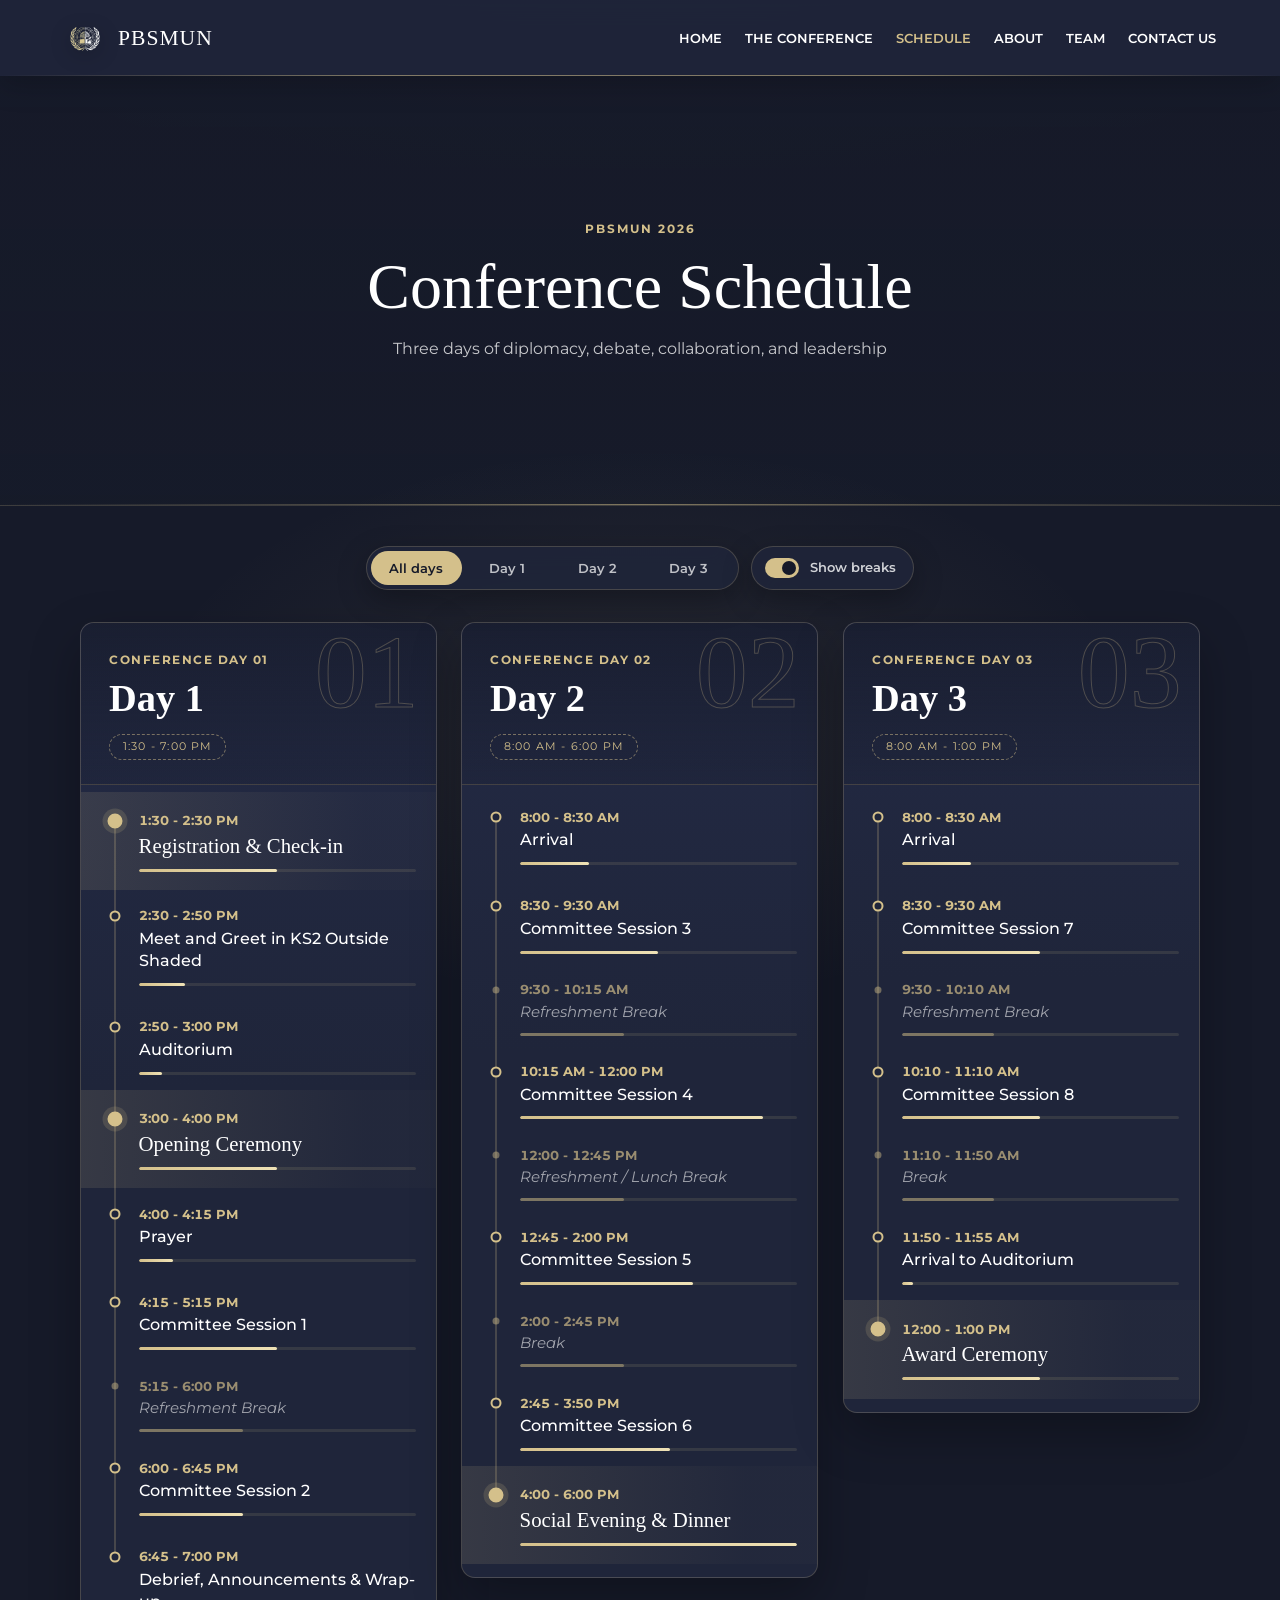
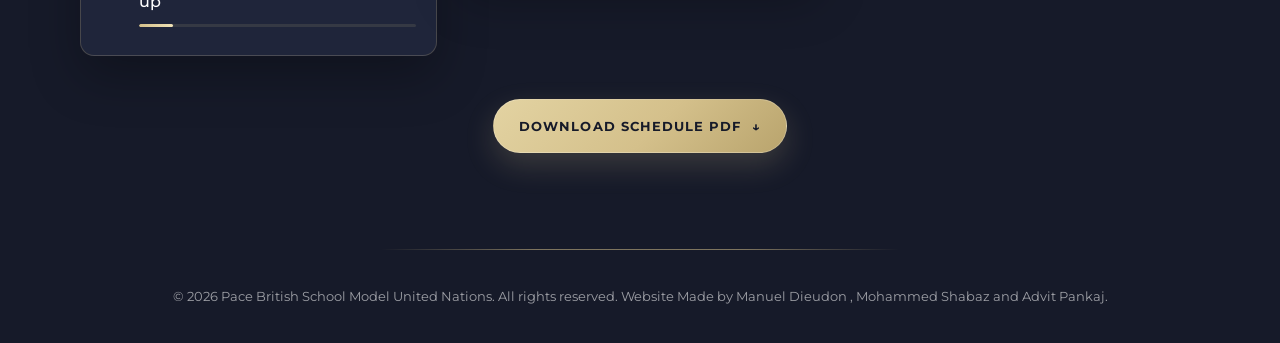
<file: schedule.html>
<!DOCTYPE html>
<html lang="en">

<head>
    <meta charset="UTF-8">
    <meta name="viewport" content="width=device-width, initial-scale=1.0">
    <meta name="description" content="The official three-day PBSMUN 2026 conference schedule.">
    <title>Conference Schedule | PBSMUN '26</title>
    <link rel="icon" type="image/png" href="1_1770817820402_2cg59.png">
    <link rel="stylesheet" href="https://fontlibrary.org/face/xb-niloofar">
    <link href="https://fonts.googleapis.com/css2?family=Montserrat:wght@300;400;500;600;700&display=swap" rel="stylesheet">
    <style>
         :root {
            --navy-blue: #161a29;
            --light-navy: #1f253a;
            --gold: #d4c08b;
            --white: #fff;
            --gold-shadow: rgba(212, 192, 139, .3);
        }
        
        * {
            margin: 0;
            padding: 0;
            box-sizing: border-box;
        }
        
        html {
            scroll-behavior: smooth;
            scroll-padding-top: 96px;
        }
        
        body {
            min-height: 100vh;
            overflow-x: hidden;
            background: var(--navy-blue);
            color: var(--white);
            font-family: 'Montserrat', sans-serif;
            line-height: 1.6;
        }
        
        body::-webkit-scrollbar {
            width: 10px;
            background: var(--navy-blue);
        }
        
        body::-webkit-scrollbar-thumb {
            background: var(--gold);
            border-radius: 5px;
        }
        
        h1,
        h2,
        h3 {
            font-family: 'XBNiloofarRegular', Georgia, serif;
            font-weight: normal;
        }
        
        nav {
            position: sticky;
            top: 0;
            z-index: 1000;
            display: flex;
            align-items: center;
            justify-content: space-between;
            padding: 1rem 5%;
            background: var(--light-navy);
            border-bottom: 1px solid rgba(212, 192, 139, .2);
        }
        
        .nav-logo {
            display: flex;
            align-items: center;
            gap: 10px;
            color: var(--white);
            font-family: 'XBNiloofarRegular', Georgia, serif;
            font-size: 1.5rem;
            letter-spacing: 2px;
            text-decoration: none;
        }
        
        .nav-logo img {
            width: auto;
            height: 40px;
        }
        
        .nav-links {
            display: flex;
            align-items: center;
            gap: 2rem;
            list-style: none;
        }
        
        .nav-links a {
            color: var(--white);
            font-weight: 600;
            text-decoration: none;
            transition: color 180ms ease;
        }
        
        .nav-links a:hover,
        .nav-links a.active {
            color: var(--gold);
        }
        
        .dropdown {
            position: relative;
            display: flex;
            align-items: center;
        }
        
        .dropdown-content {
            position: absolute;
            top: 100%;
            left: 50%;
            z-index: 1001;
            min-width: 260px;
            margin-top: 15px;
            overflow: hidden;
            visibility: hidden;
            opacity: 0;
            transform: translate(-50%, 12px);
            background: var(--light-navy);
            border: 1px solid rgba(212, 192, 139, .25);
            transition: opacity 180ms ease, transform 180ms ease, visibility 180ms;
        }
        
        .dropdown-content a {
            display: block;
            padding: 14px 20px;
            border-bottom: 1px solid rgba(212, 192, 139, .12);
        }
        
        .dropdown-content a:last-child {
            border-bottom: 0;
        }
        
        .dropdown-content a:hover {
            background: rgba(212, 192, 139, .08);
        }
        
        .hamburger {
            display: none;
            color: var(--gold);
            cursor: pointer;
            user-select: none;
        }
        
        @media (min-width:769px) {
            .dropdown:hover .dropdown-content,
            .dropdown:focus-within .dropdown-content {
                visibility: visible;
                opacity: 1;
                transform: translate(-50%, 0);
            }
        }
        
        .schedule-hero {
            display: grid;
            min-height: 430px;
            padding: 5.5rem 1.5rem;
            place-items: center;
            text-align: center;
            background: linear-gradient(rgba(22, 26, 41, .86), rgba(22, 26, 41, .94)), url('https://static01.nyt.com/images/2019/09/27/world/un-explainer1/un-explainer1-articleLarge.jpg?quality=75&auto=webp&disable=upscale') center 40%/cover;
        }
        
        .hero-inner {
            width: min(760px, 100%);
        }
        
        .hero-kicker {
            margin-bottom: .85rem;
            color: var(--gold);
            font-size: .78rem;
            font-weight: 700;
            letter-spacing: 2px;
            text-transform: uppercase;
        }
        
        .hero-title {
            font-size: 4rem;
            line-height: 1.05;
        }
        
        .hero-subtitle {
            margin-top: 1rem;
            color: rgba(255, 255, 255, .75);
            font-size: 1rem;
        }
        
        /* ===== Schedule redesign (nav + hero above are unchanged) ===== */
        :root { --ease: cubic-bezier(.22, 1, .36, 1); --line: rgba(212, 192, 139, .22); }

        .schedule-main { position: relative; isolation: isolate; width: min(1120px, calc(100% - 2.5rem)); margin: 0 auto; padding: 2.5rem 0 6rem; }
        .schedule-main::before { content: ""; position: absolute; z-index: -1; top: -60px; left: 50%; width: 1000px; height: 560px; transform: translateX(-50%); background: radial-gradient(closest-side, rgba(212, 192, 139, .09), transparent); }

        /* view controls */
        .controls { position: sticky; top: calc(var(--nav-h, 73px) + 14px); z-index: 50; display: flex; flex-wrap: wrap; justify-content: center; gap: .75rem; margin-bottom: 2rem; pointer-events: none; }
        .seg, .switch { pointer-events: auto; background: rgba(31, 37, 58, .88); -webkit-backdrop-filter: blur(12px); backdrop-filter: blur(12px); border: 1px solid var(--line); border-radius: 999px; box-shadow: 0 10px 30px rgba(0, 0, 0, .28); }
        .seg { position: relative; display: inline-grid; grid-auto-flow: column; grid-auto-columns: 1fr; padding: 4px; }
        .seg button { position: relative; z-index: 1; padding: .55rem 1.15rem; border: 0; border-radius: 999px; background: none; color: rgba(255, 255, 255, .72); font: 600 .82rem 'Montserrat', sans-serif; cursor: pointer; transition: color .25s ease; }
        .seg button:hover { color: var(--white); }
        .seg button[aria-pressed="true"], .seg button[aria-pressed="true"]:hover { color: var(--navy-blue); }
        .seg button:focus-visible { outline: 2px solid var(--gold); outline-offset: 2px; }
        .seg-pill { position: absolute; top: 4px; bottom: 4px; left: 0; width: var(--w, 0); transform: translateX(var(--x, 4px)); border-radius: 999px; background: var(--gold); transition: transform .45s var(--ease), width .45s var(--ease); }
        .switch { position: relative; display: inline-flex; align-items: center; gap: .65rem; padding: 0 1.1rem 0 .85rem; color: rgba(255, 255, 255, .8); font-size: .82rem; font-weight: 600; cursor: pointer; user-select: none; }
        .switch:focus-within { outline: 2px solid var(--gold); outline-offset: 2px; }
        .switch input { position: absolute; opacity: 0; pointer-events: none; }
        .track { position: relative; width: 34px; height: 20px; border-radius: 20px; background: rgba(255, 255, 255, .16); transition: background .3s ease; }
        .track::after { content: ""; position: absolute; top: 3px; left: 3px; width: 14px; height: 14px; border-radius: 50%; background: var(--white); transition: transform .35s var(--ease), background .3s ease; }
        .switch input:checked + .track { background: var(--gold); }
        .switch input:checked + .track::after { transform: translateX(14px); background: var(--navy-blue); }

        /* day cards */
        .schedule-days { display: grid; grid-template-columns: repeat(3, minmax(0, 1fr)); gap: 1.5rem; align-items: start; }
        .schedule-days:not([data-view="all"]) { grid-template-columns: minmax(0, 640px); justify-content: center; }
        .day-section { container: day / inline-size; position: relative; overflow: hidden; background: linear-gradient(180deg, #232a45, var(--light-navy) 45%); border: 1px solid var(--line); border-radius: 14px; box-shadow: 0 20px 50px rgba(0, 0, 0, .28); transition: transform .45s var(--ease), border-color .3s ease, box-shadow .3s ease; }
        .day-section[hidden] { display: none; }
        .day-section.show:hover { transform: translateY(-4px); border-color: rgba(212, 192, 139, .5); box-shadow: 0 28px 60px rgba(0, 0, 0, .38); }
        .day-section::before { content: ""; position: absolute; inset: 0; pointer-events: none; opacity: 0; background: radial-gradient(380px circle at var(--mx, 50%) var(--my, 0), rgba(212, 192, 139, .1), transparent 65%); transition: opacity .35s ease; }
        .day-section:hover::before { opacity: 1; }

        .day-heading { position: relative; z-index: 1; overflow: hidden; padding: 1.75rem 1.5rem 1.5rem 1.75rem; text-align: left; background: linear-gradient(180deg, rgba(22, 26, 41, .72), rgba(22, 26, 41, .2)); border-bottom: 1px solid var(--line); }
        .day-heading::after { position: absolute; top: -.2rem; right: 1.1rem; color: transparent; -webkit-text-stroke: 1px rgba(212, 192, 139, .28); font-family: 'XBNiloofarRegular', Georgia, serif; font-size: 6.5rem; line-height: 1; pointer-events: none; transition: transform .6s var(--ease), -webkit-text-stroke-color .3s ease; }
        #day-1 .day-heading::after { content: "01" / ""; }
        #day-2 .day-heading::after { content: "02" / ""; }
        #day-3 .day-heading::after { content: "03" / ""; }
        .day-section:hover .day-heading::after { transform: translateY(5px) scale(1.05); -webkit-text-stroke-color: rgba(212, 192, 139, .55); }
        .day-number { display: block; margin-bottom: .5rem; color: var(--gold); font-size: .72rem; font-weight: 700; letter-spacing: 1.5px; text-transform: uppercase; }
        .day-title { color: var(--white); font-size: 2.4rem; font-weight: 700; line-height: 1.1; }
        .day-date { display: inline-block; margin-top: .9rem; padding: .2rem .8rem; border: 1px dashed rgba(212, 192, 139, .5); border-radius: 999px; color: var(--gold); font-size: .7rem; letter-spacing: 1.2px; text-transform: uppercase; }

        /* timeline */
        .agenda { position: relative; z-index: 1; list-style: none; padding: .4rem 0 .8rem; }
        .agenda-item { --pt: .95rem; --c: calc(var(--pt) + .65rem); position: relative; display: grid; gap: .1rem; align-items: center; min-height: 0; max-height: 160px; overflow: hidden; padding: var(--pt) 1.25rem .95rem 3.6rem; border: 0; opacity: 0; transition: max-height .5s var(--ease), padding .5s var(--ease), opacity .35s ease, background .2s ease; }
        .agenda-item:hover { background: rgba(212, 192, 139, .06); }
        .agenda-item::before { content: ""; box-sizing: border-box; position: absolute; z-index: 1; left: 2.1rem; top: var(--c); width: 11px; height: 11px; translate: -50% -50%; border-radius: 50%; background: var(--light-navy); border: 2px solid var(--gold); transition: scale .3s var(--ease), box-shadow .3s ease; }
        .agenda-item::after { content: ""; position: absolute; left: 2.1rem; top: 0; bottom: 0; width: 2px; translate: -50% 0; background: var(--line); transform-origin: top; }
        .agenda-item:first-child::after { top: var(--c); }
        .agenda-item:last-child::after { bottom: auto; height: var(--c); }
        .agenda-item:hover::before { scale: 1.4; box-shadow: 0 0 0 5px rgba(212, 192, 139, .16); }
        .agenda-time { display: block; color: var(--gold); font-size: .82rem; font-weight: 700; line-height: 1.3rem; font-variant-numeric: tabular-nums; transition: color .2s ease; }
        .agenda-item:hover .agenda-time { color: #f1e6c4; }
        .agenda-activity { display: block; font-size: 1rem; font-weight: 500; line-height: 1.4; transition: translate .3s var(--ease); }
        .agenda-item:hover .agenda-activity { translate: 4px 0; }
        .agenda-bar { display: block; height: 3px; margin-top: .55rem; overflow: hidden; border-radius: 3px; background: rgba(212, 192, 139, .12); }
        .agenda-bar i { display: block; width: calc(var(--w, 0) * 100%); height: 100%; border-radius: 3px; background: linear-gradient(90deg, var(--gold), #efe2b6); transform-origin: left; }

        .agenda-item.break { --pt: .65rem; padding-bottom: .65rem; }
        .agenda-item.break::before { width: 7px; height: 7px; border: 0; background: rgba(212, 192, 139, .45); }
        .agenda-item.break .agenda-activity { color: rgba(255, 255, 255, .58); font-size: .92rem; font-style: italic; font-weight: 400; }
        .agenda-item.break .agenda-time { color: rgba(212, 192, 139, .68); }
        .agenda-item.break .agenda-bar i { background: rgba(212, 192, 139, .45); }

        .agenda-item.featured { --pt: 1.15rem; padding-bottom: 1.15rem; box-shadow: none; background: linear-gradient(90deg, rgba(212, 192, 139, .13), rgba(212, 192, 139, .02) 80%); }
        .agenda-item.featured:hover { background: linear-gradient(90deg, rgba(212, 192, 139, .2), rgba(212, 192, 139, .04) 80%); }
        .agenda-item.featured::before { width: 15px; height: 15px; background: var(--gold); box-shadow: 0 0 0 5px rgba(212, 192, 139, .16); }
        .agenda-item.featured:hover::before { box-shadow: 0 0 0 7px rgba(212, 192, 139, .26); }
        .agenda-item.featured .agenda-activity { font-family: 'XBNiloofarRegular', Georgia, serif; font-size: 1.3rem; font-weight: normal; line-height: 1.25; }

        .agenda.hide-breaks .agenda-item.break { max-height: 0; padding-top: 0; padding-bottom: 0; opacity: 0; }

        /* a wider card (single-day view) lays each row out as time | activity */
        @container day (min-width: 520px) {
            .agenda-item { grid-template-columns: 9.5rem 1fr; column-gap: 1rem; padding-left: 4rem; }
            .agenda-time { grid-row: 1 / span 2; }
            .agenda-bar { grid-column: 2; margin-top: .25rem; }
        }

        /* entrance: card, then the line draws down while rows and bars follow */
        .scroll-reveal { opacity: 0; }
        .scroll-reveal.show { opacity: 1; animation: cardIn .7s var(--ease) backwards; }
        .day-section.show .agenda-item { opacity: 1; animation: rise .6s var(--ease) backwards; animation-delay: calc(var(--i, 0) * 75ms + 150ms); }
        .day-section.show .agenda-item::after { animation: draw .45s var(--ease) backwards; animation-delay: calc(var(--i, 0) * 75ms + 250ms); }
        .day-section.show .agenda-bar i { animation: grow .9s var(--ease) backwards; animation-delay: calc(var(--i, 0) * 75ms + 450ms); }
        @keyframes cardIn { from { opacity: 0; transform: translateY(24px); } }
        @keyframes rise { from { opacity: 0; transform: translateX(-16px); } }
        @keyframes draw { from { transform: scaleY(0); } }
        @keyframes grow { from { transform: scaleX(0); } }

        .schedule-download { margin-top: 2.75rem; text-align: center; }
        .schedule-download-btn {
            display: inline-flex;
            align-items: center;
            justify-content: center;
            gap: .65rem;
            padding: .95rem 1.6rem;
            color: var(--navy-blue);
            background: linear-gradient(135deg, #e3d3a2, var(--gold) 55%, #b9a46d);
            border: 1px solid rgba(255, 255, 255, .2);
            border-radius: 999px;
            box-shadow: 0 12px 30px rgba(212, 192, 139, .2);
            font-size: .82rem;
            font-weight: 700;
            letter-spacing: .08em;
            text-decoration: none;
            text-transform: uppercase;
            transition: transform .3s var(--ease), background .25s ease, box-shadow .25s ease;
        }
        .schedule-download-btn:hover { transform: translateY(-3px); background: var(--white); box-shadow: 0 16px 36px rgba(0, 0, 0, .28); }
        .schedule-download-btn:focus-visible { outline: 2px solid var(--gold); outline-offset: 4px; }

        footer { position: relative; padding: 2.25rem 1.5rem; color: rgba(255, 255, 255, .5); text-align: center; font-size: .82rem; }
        footer::before { content: ""; position: absolute; top: 0; left: 50%; width: min(520px, 70%); height: 1px; transform: translateX(-50%); background: linear-gradient(90deg, transparent, var(--gold), transparent); opacity: .5; }

        @media (max-width:1000px) {
            .schedule-days { grid-template-columns: minmax(0, 680px); justify-content: center; }
        }

        @media (max-width:600px) {
            .controls { position: static; flex-direction: column; align-items: stretch; }
            .seg { display: grid; grid-template-columns: repeat(4, 1fr); }
            .seg button { padding: .6rem .25rem; }
            .switch { justify-content: center; padding: .6rem 1rem; }
            .day-title { font-size: 2.1rem; }
            .day-heading::after { font-size: 5rem; }
        }

        @media (prefers-reduced-motion:reduce) {
            *, *::before, *::after { animation-delay: 0s!important; transition-delay: 0s!important; }
            .agenda-item { opacity: 1; }
        }

        
        @media (max-width:768px) {
            .hamburger {
                display: grid;
            }
            .nav-links {
                position: absolute;
                top: 70px;
                left: 0;
                display: none;
                flex-direction: column;
                width: 100%;
                padding: 1rem;
                background: var(--light-navy);
                border-bottom: 1px solid rgba(212, 192, 139, .2);
            }
            .nav-links.active {
                display: flex;
            }
            .nav-links li {
                width: 100%;
                text-align: center;
            }
            .dropdown {
                flex-direction: column;
            }
            .dropdown-content {
                position: relative;
                top: 0;
                left: 0;
                display: none;
                width: 100%;
                min-width: 0;
                margin-top: .5rem;
                visibility: visible;
                opacity: 1;
                transform: none;
                border: 0;
                box-shadow: none;
            }
            .dropdown-content.show {
                display: block;
            }
            .schedule-hero {
                min-height: 360px;
                padding: 4.5rem 1.25rem;
            }
            .hero-title {
                font-size: 2.65rem;
            }
            .schedule-main {
                width: min(100% - 2rem, 680px);
                padding: 3rem 0 4rem;
            }
            .schedule-days {
                grid-template-columns: 1fr;
            }
        }
        
        @media (max-width:420px) {
            .hero-title {
                font-size: 2.25rem;
            }
        }
        
        @media (prefers-reduced-motion:reduce) {
            html {
                scroll-behavior: auto;
            }
            *,
            *::before,
            *::after {
                animation-duration: .01ms!important;
                transition-duration: .01ms!important;
            }
            .scroll-reveal {
                opacity: 1;
                transform: none;
            }
        }
    </style>
    <link rel="stylesheet" href="site-polish.css">
    <noscript><style>.scroll-reveal,.agenda-item{opacity:1!important}</style></noscript>
</head>

<body>
    <nav aria-label="Primary navigation">
        <a href="index.html" class="nav-logo"><img src="1_1770817820402_2cg59.png" alt="PBSMUN logo">PBSMUN</a>
        <div class="hamburger" onclick="toggleMenu()" role="button" tabindex="0" aria-label="Toggle navigation menu" aria-controls="nav-menu">&#9776;</div>
        <ul class="nav-links" id="nav-menu">
            <li><a href="index.html" onclick="closeMenu()">Home</a></li>
            <li><a href="guides.html" onclick="closeMenu()">The Conference</a></li>
            <li><a href="schedule.html" class="active" aria-current="page" onclick="closeMenu()">Schedule</a></li>
            <li><a href="index.html#about" onclick="closeMenu()">About</a></li>
            <li><a href="index.html#team" onclick="closeMenu()">Team</a></li>
            <li><a href="index.html#contact" onclick="closeMenu()">Contact Us</a></li>
        </ul>
    </nav>

    <header class="schedule-hero">
        <div class="hero-inner">
            <p class="hero-kicker">PBSMUN 2026</p>
            <h1 class="hero-title">Conference Schedule</h1>
            <p class="hero-subtitle">Three days of diplomacy, debate, collaboration, and leadership</p>
        </div>
    </header>

    <main class="schedule-main">
        <div class="controls">
            <div class="seg" role="group" aria-label="Choose which days to show">
                <span class="seg-pill" aria-hidden="true"></span>
                <button type="button" data-view="all" aria-pressed="true">All days</button>
                <button type="button" data-view="1" aria-pressed="false">Day 1</button>
                <button type="button" data-view="2" aria-pressed="false">Day 2</button>
                <button type="button" data-view="3" aria-pressed="false">Day 3</button>
            </div>
            <label class="switch"><input type="checkbox" id="breaks" checked><span class="track" aria-hidden="true"></span>Show breaks</label>
        </div>
        <div class="schedule-days" id="days" data-view="all">
            <section class="day-section scroll-reveal" id="day-1" aria-labelledby="day-1-title">
                <div class="day-heading"><span class="day-number">Conference Day 01</span>
                    <h2 class="day-title" id="day-1-title">Day 1</h2>
                    <p class="day-date">1:30 - 7:00 PM</p>
                </div>
                <ol class="agenda">
                    <li class="agenda-item featured"><time class="agenda-time">1:30 - 2:30 PM</time><span class="agenda-activity">Registration &amp; Check-in</span></li>
                    <li class="agenda-item"><time class="agenda-time">2:30 - 2:50 PM</time><span class="agenda-activity">Meet and Greet in KS2 Outside Shaded</span></li>
                    <li class="agenda-item"><time class="agenda-time">2:50 - 3:00 PM</time><span class="agenda-activity">Auditorium</span></li>
                    <li class="agenda-item featured"><time class="agenda-time">3:00 - 4:00 PM</time><span class="agenda-activity">Opening Ceremony</span></li>
                    <li class="agenda-item"><time class="agenda-time">4:00 - 4:15 PM</time><span class="agenda-activity">Prayer</span></li>
                    <li class="agenda-item"><time class="agenda-time">4:15 - 5:15 PM</time><span class="agenda-activity">Committee Session 1</span></li>
                    <li class="agenda-item break"><time class="agenda-time">5:15 - 6:00 PM</time><span class="agenda-activity">Refreshment Break</span></li>
                    <li class="agenda-item"><time class="agenda-time">6:00 - 6:45 PM</time><span class="agenda-activity">Committee Session 2</span></li>
                    <li class="agenda-item"><time class="agenda-time">6:45 - 7:00 PM</time><span class="agenda-activity">Debrief, Announcements &amp; Wrap-up</span></li>
                </ol>
            </section>
            <section class="day-section scroll-reveal" id="day-2" aria-labelledby="day-2-title">
                <div class="day-heading"><span class="day-number">Conference Day 02</span>
                    <h2 class="day-title" id="day-2-title">Day 2</h2>
                    <p class="day-date">8:00 AM - 6:00 PM</p>
                </div>
                <ol class="agenda">
                    <li class="agenda-item"><time class="agenda-time">8:00 - 8:30 AM</time><span class="agenda-activity">Arrival</span></li>
                    <li class="agenda-item"><time class="agenda-time">8:30 - 9:30 AM</time><span class="agenda-activity">Committee Session 3</span></li>
                    <li class="agenda-item break"><time class="agenda-time">9:30 - 10:15 AM</time><span class="agenda-activity">Refreshment Break</span></li>
                    <li class="agenda-item"><time class="agenda-time">10:15 AM - 12:00 PM</time><span class="agenda-activity">Committee Session 4</span></li>
                    <li class="agenda-item break"><time class="agenda-time">12:00 - 12:45 PM</time><span class="agenda-activity">Refreshment / Lunch Break</span></li>
                    <li class="agenda-item"><time class="agenda-time">12:45 - 2:00 PM</time><span class="agenda-activity">Committee Session 5</span></li>
                    <li class="agenda-item break"><time class="agenda-time">2:00 - 2:45 PM</time><span class="agenda-activity">Break</span></li>
                    <li class="agenda-item"><time class="agenda-time">2:45 - 3:50 PM</time><span class="agenda-activity">Committee Session 6</span></li>
                    <li class="agenda-item featured"><time class="agenda-time">4:00 - 6:00 PM</time><span class="agenda-activity">Social Evening &amp; Dinner</span></li>
                </ol>
            </section>
            <section class="day-section scroll-reveal" id="day-3" aria-labelledby="day-3-title">
                <div class="day-heading"><span class="day-number">Conference Day 03</span>
                    <h2 class="day-title" id="day-3-title">Day 3</h2>
                    <p class="day-date">8:00 AM - 1:00 PM</p>
                </div>
                <ol class="agenda">
                    <li class="agenda-item"><time class="agenda-time">8:00 - 8:30 AM</time><span class="agenda-activity">Arrival</span></li>
                    <li class="agenda-item"><time class="agenda-time">8:30 - 9:30 AM</time><span class="agenda-activity">Committee Session 7</span></li>
                    <li class="agenda-item break"><time class="agenda-time">9:30 - 10:10 AM</time><span class="agenda-activity">Refreshment Break</span></li>
                    <li class="agenda-item"><time class="agenda-time">10:10 - 11:10 AM</time><span class="agenda-activity">Committee Session 8</span></li>
                    <li class="agenda-item break"><time class="agenda-time">11:10 - 11:50 AM</time><span class="agenda-activity">Break</span></li>
                    <li class="agenda-item"><time class="agenda-time">11:50 - 11:55 AM</time><span class="agenda-activity">Arrival to Auditorium</span></li>
                    <li class="agenda-item featured"><time class="agenda-time">12:00 - 1:00 PM</time><span class="agenda-activity">Award Ceremony</span></li>
                </ol>
            </section>
        </div>
        <div class="schedule-download scroll-reveal">
            <a class="schedule-download-btn" href="PBSMUN_2026_Conference_Schedule.pdf" download>Download Schedule PDF <span aria-hidden="true">&#8595;</span></a>
        </div>
    </main>
    <footer>
        <p>© 2026 Pace British School Model United Nations. All rights reserved. Website Made by Manuel Dieudon , Mohammed Shabaz and Advit Pankaj. </p>
    </footer>
    <script>
        const menu = document.getElementById('nav-menu');
        function toggleMenu() {
            if (window.innerWidth <= 768) menu.classList.toggle('active');
        }

        function closeMenu() {
            if (window.innerWidth <= 768) {
                menu.classList.remove('active');
            }
        }

        document.querySelector('.hamburger').addEventListener('keydown', (event) => {
            if (event.key === 'Enter' || event.key === ' ') {
                event.preventDefault();
                toggleMenu();
            }
        });
        const observer = new IntersectionObserver((entries) => {
            entries.forEach((entry) => {
                if (entry.isIntersecting) entry.target.classList.add('show');
            });
        }, {
            threshold: .08
        });
        document.querySelectorAll('.scroll-reveal').forEach((element) => observer.observe(element));

        /* ---- schedule enhancements ---- */
        const nav = document.querySelector('nav');
        const setNavH = () => document.documentElement.style.setProperty('--nav-h', nav.offsetHeight + 'px');
        setNavH();
        addEventListener('resize', setNavH);

        // stagger index + duration bar (fixed scale: full bar = 2 hours, so days compare)
        const toMin = (h, m, p) => (h % 12) * 60 + Number(m) + (p === 'PM' ? 720 : 0);
        document.querySelectorAll('.agenda-item').forEach((li) => {
            li.style.setProperty('--i', [...li.parentElement.children].indexOf(li));
            const m = li.querySelector('.agenda-time').textContent.match(/(\d+):(\d+)\s*(AM|PM)?\s*[-–]\s*(\d+):(\d+)\s*(AM|PM)/);
            if (!m) return;
            const end = toMin(+m[4], m[5], m[6]);
            let start = toMin(+m[1], m[2], m[3] || m[6]);
            if (start > end) start = toMin(+m[1], m[2], m[6] === 'AM' ? 'PM' : 'AM');
            const bar = document.createElement('span');
            bar.className = 'agenda-bar';
            bar.setAttribute('aria-hidden', 'true');
            bar.innerHTML = '<i></i>';
            bar.firstChild.style.setProperty('--w', Math.min(1, (end - start) / 120));
            li.append(bar);
        });

        // day switcher
        const days = document.getElementById('days');
        const sections = [...days.children];
        const segBtns = [...document.querySelectorAll('.seg button')];
        const pill = document.querySelector('.seg-pill');
        const placePill = () => {
            const b = document.querySelector('.seg [aria-pressed="true"]');
            pill.style.setProperty('--x', b.offsetLeft + 'px');
            pill.style.setProperty('--w', b.offsetWidth + 'px');
        };
        function setView(v) {
            segBtns.forEach((b) => b.setAttribute('aria-pressed', String(b.dataset.view === v)));
            days.dataset.view = v;
            placePill();
            sections.forEach((s) => {
                const on = v === 'all' || s.id === 'day-' + v;
                s.hidden = !on;
                s.classList.remove('show');
                if (on) { void s.offsetWidth; s.classList.add('show'); }
            });
        }
        segBtns.forEach((b) => b.addEventListener('click', () => setView(b.dataset.view)));
        placePill();
        addEventListener('resize', placePill);
        if (document.fonts) document.fonts.ready.then(placePill);

        // show / hide breaks
        document.getElementById('breaks').addEventListener('change', (e) => {
            document.querySelectorAll('.agenda').forEach((a) => a.classList.toggle('hide-breaks', !e.target.checked));
        });

        // soft spotlight that follows the pointer
        sections.forEach((s) => s.addEventListener('pointermove', (e) => {
            const r = s.getBoundingClientRect();
            s.style.setProperty('--mx', e.clientX - r.left + 'px');
            s.style.setProperty('--my', e.clientY - r.top + 'px');
        }));
    </script>
</body>

</html>
</file>
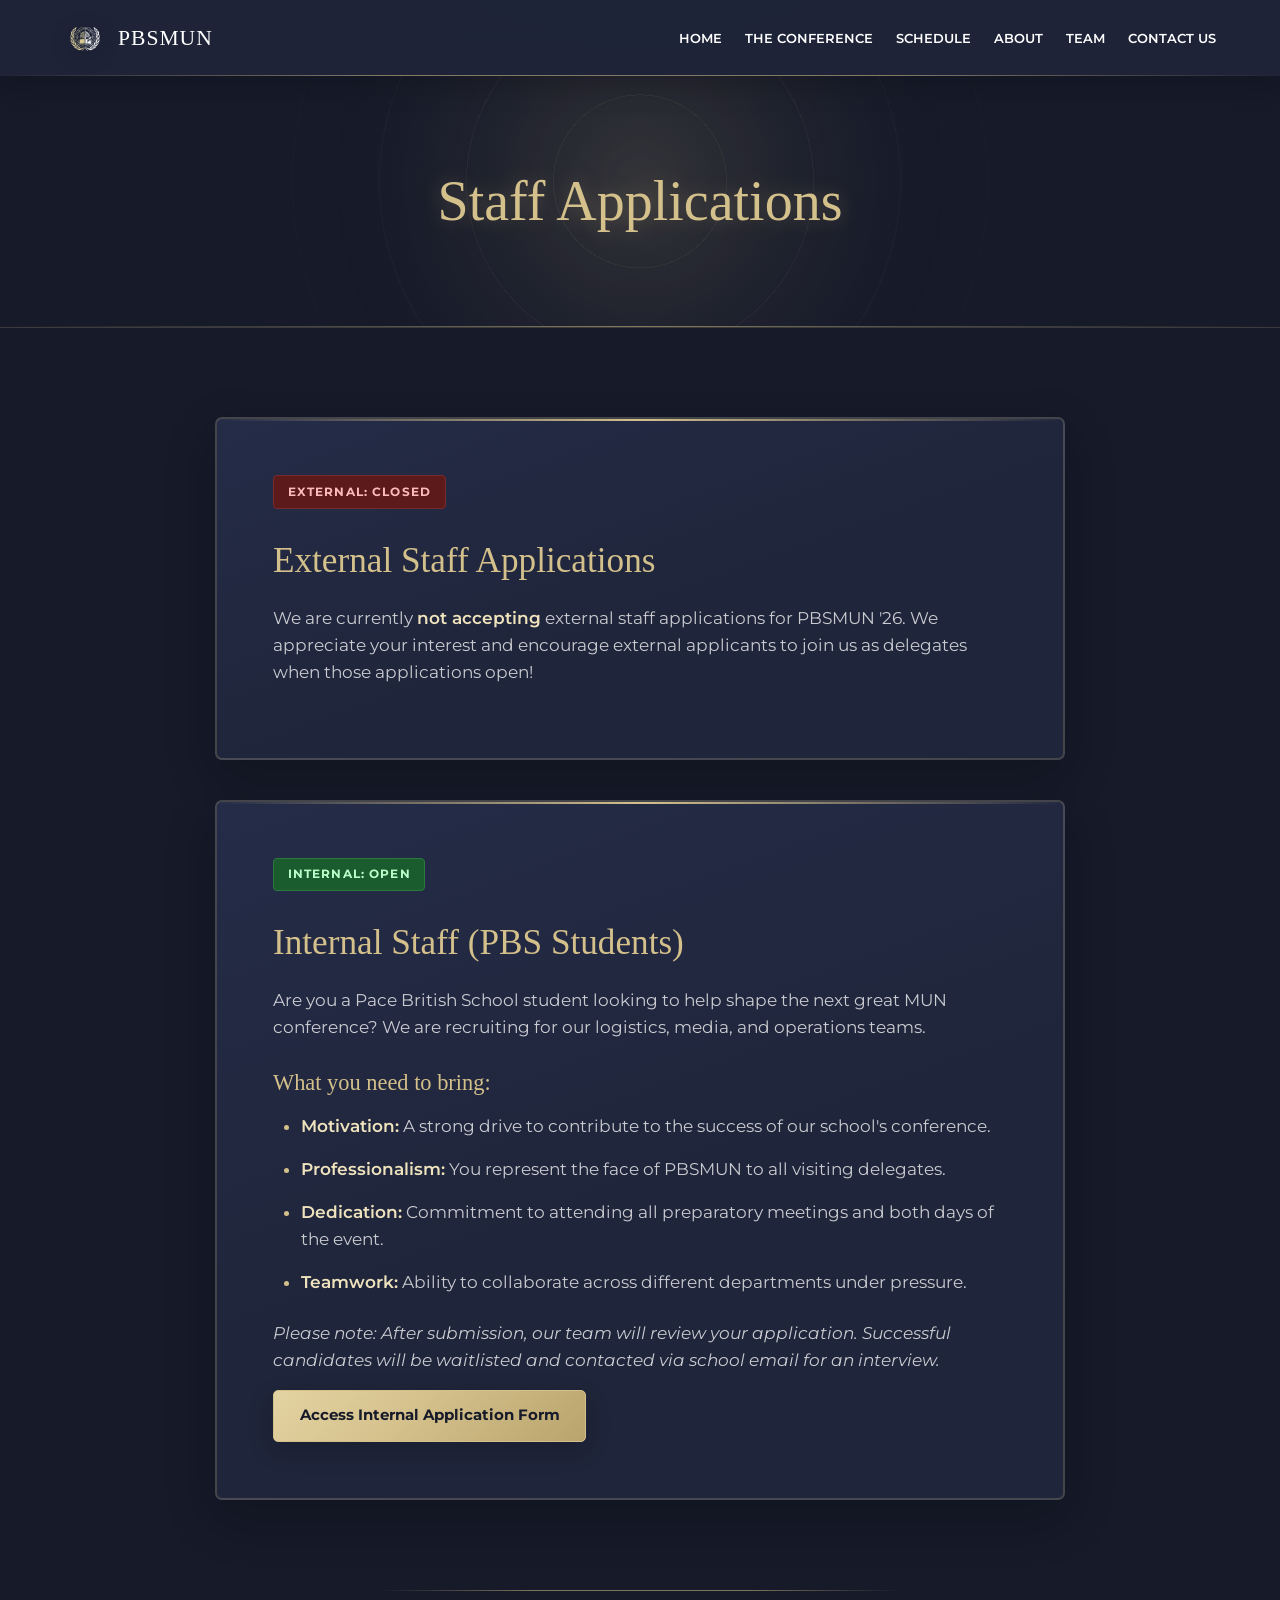
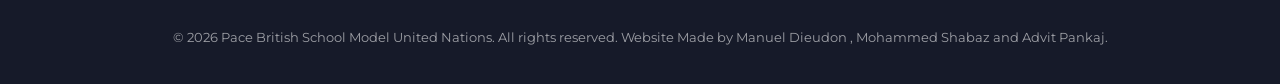
<file: staff-app.html>
<!DOCTYPE html>
<html lang="en">
<head>
    <meta charset="UTF-8">
    <meta name="viewport" content="width=device-width, initial-scale=1.0">
    <title>Staff Applications | PBSMUN</title>
    <link rel="icon" type="image/x-icon" href="/1_1770817820402_2cg59.png">
    <link rel="stylesheet" media="screen" href="https://fontlibrary.org//face/xb-niloofar" type="text/css"/>
    <link href="https://fonts.googleapis.com/css2?family=Montserrat:wght@300;400;500;600;700&display=swap" rel="stylesheet">
    
    <style>
        /* --- Core Styles --- */
        :root {
            --navy-blue: #161a29;
            --light-navy: #1f253a;
            --gold: #d4c08b;      
            --white: #ffffff;
            --gold-shadow: rgba(212, 192, 139, 0.3);
        }

        html {
            scroll-behavior: smooth;
        }

        * {
            margin: 0;
            padding: 0;
            box-sizing: border-box;
        }

        body {
            font-family: 'Montserrat', sans-serif;
            background-color: var(--navy-blue);
            color: var(--white);
            line-height: 1.6;
            overflow-x: hidden;
            display: flex;
            flex-direction: column;
            min-height: 100vh;
        }

        /* Custom Scrollbar */
        body::-webkit-scrollbar {
            width: 10px;
            background: var(--navy-blue);
        }
        body::-webkit-scrollbar-thumb {
            background-color: var(--gold);
            border-radius: 5px;
        }

        h1, h2, h3, h4 {
           font-family: 'XBNiloofarRegular';
           font-weight: normal;
           font-style: normal;
        }

        /* --- Navigation --- */
        nav {
            display: flex;
            justify-content: space-between;
            align-items: center;
            padding: 1rem 5%;
            background-color: var(--light-navy);
            border-bottom: 2px solid var(--gold);
            position: sticky;
            top: 0;
            z-index: 1000;
            box-shadow: 0 4px 20px rgba(0,0,0,0.4);
        }

        .nav-logo {
            display: flex;
            align-items: center;
            gap: 10px;
            font-size: 1.5rem;
            font-family: 'XBNiloofarRegular';
            color: var(--white);
            text-decoration: none;
            letter-spacing: 2px;
        }

        .nav-logo img { height: 40px; width: auto; }

        .nav-links {
            list-style: none;
            display: flex;
            gap: 2rem;
            align-items: center;
        }

        .nav-links a {
            color: var(--white);
            text-decoration: none;
            font-weight: 600;
            transition: color 0.3s ease;
        }

        .nav-links a:hover { color: var(--gold); }

        .dropdown { position: relative; display: flex; align-items: center; }

        .dropdown-content {
            visibility: hidden;
            opacity: 0;
            position: absolute;
            top: 100%;
            left: 50%;
            transform: translate(-50%, 15px); 
            background-color: var(--light-navy);
            min-width: 260px;
            box-shadow: 0 10px 25px rgba(0,0,0,0.6);
            border: 2px solid var(--gold); 
            border-radius: 10px; 
            z-index: 1001;
            overflow: hidden;
            margin-top: 15px; 
            transition: opacity 0.3s ease, transform 0.3s ease, visibility 0.3s; 
        }

        .dropdown-content a {
            color: var(--white);
            padding: 15px 25px;
            text-decoration: none;
            display: block;
            text-align: left;
            font-family: 'Montserrat', sans-serif;
            font-weight: 600;
            font-size: 0.95rem;
            letter-spacing: 0.5px;
            border-bottom: 1px solid rgba(212, 192, 139, 0.15);
            transition: background-color 0.3s ease, color 0.3s ease, padding-left 0.3s ease;
        }

        .dropdown-content a:hover {
            background-color: rgba(212, 192, 139, 0.15); 
            color: var(--gold);
            padding-left: 32px;
        }

        @media (min-width: 769px) {
            .dropdown:hover .dropdown-content {
                visibility: visible;
                opacity: 1;
                transform: translate(-50%, 0); 
            }
        }

        .hamburger {
            display: none;
            cursor: pointer;
            font-size: 2rem;
            color: var(--gold);
            user-select: none;
        }

        /* --- Header / Hero --- */
        header {
            text-align: center;
            padding: 6rem 2rem;
            background: linear-gradient(rgba(22, 26, 41, 0.9), rgba(22, 26, 41, 0.9)), 
            url('https://static01.nyt.com/images/2019/09/27/world/un-explainer1/un-explainer1-articleLarge.jpg');
            background-size: cover;
            background-position: center;
            background-attachment: fixed;
            border-bottom: 1px solid rgba(212, 192, 139, 0.15);
        }

        .hero-title {
            font-size: 3.5rem;
            color: var(--gold);
            text-shadow: 0 0 20px var(--gold-shadow);
            opacity: 0; /* Starts hidden for animation */
            animation: heroFadeInUp 1.5s ease-out forwards;
        }

        /* --- Main Content --- */
        .main-content {
            flex: 1;
            padding: 4rem 10%;
            display: flex;
            flex-direction: column;
            align-items: center;
            gap: 2.5rem;
        }

        .app-card {
            background-color: var(--light-navy);
            padding: 3rem;
            border: 2px solid var(--gold);
            border-radius: 12px;
            max-width: 850px;
            width: 100%;
            box-shadow: 0 10px 30px rgba(0,0,0,0.5);
        }

        .status-tag {
            display: inline-block;
            padding: 6px 14px;
            border-radius: 4px;
            font-size: 0.85rem;
            font-weight: 700;
            text-transform: uppercase;
            margin-bottom: 1.5rem;
        }
        .tag-closed { background: #5c1a1a; color: #ffbaba; border: 1px solid #7a2a2a; }
        .tag-open { background: #1a5c2d; color: #baffc9; border: 1px solid #2a7a3e; }

        .app-card h2 { color: var(--gold); margin-bottom: 1rem; font-size: 2.2rem; }
        .app-card h3 { color: var(--gold); margin-top: 1.5rem; margin-bottom: 0.8rem; font-size: 1.4rem; }
        .app-card p, .app-card li { color: #e0e0e0; margin-bottom: 1rem; font-size: 1.05rem; }
        .app-card ul { margin-left: 1.5rem; margin-bottom: 1.5rem; }

        .btn {
            background: linear-gradient(135deg, var(--gold) 0%, #ad9963 100%);
            color: var(--navy-blue);
            padding: 1rem 2.5rem;
            text-decoration: none;
            border-radius: 5px;
            font-weight: 600;
            display: inline-block;
            transition: 0.3s;
            box-shadow: 0 4px 15px var(--gold-shadow);
            border: none;
            cursor: pointer;
        }
        .btn:hover { background: var(--white); transform: translateY(-3px); box-shadow: 0 8px 25px rgba(255,255,255, 0.3); }

        footer {
            text-align: center;
            padding: 2.5rem;
            background-color: var(--navy-blue);
            border-top: 2px solid var(--gold);
            color: rgba(255,255,255,0.7);
            font-size: 0.9rem;
        }

        /* --- Animations (Synced with Index) --- */
        @keyframes heroFadeInUp {
            from { opacity: 0; transform: translateY(20px); }
            to { opacity: 1; transform: translateY(0); }
        }

        .scroll-reveal {
            opacity: 0;
            transform: translateY(40px);
            transition: opacity 0.8s ease-out, transform 0.8s ease-out;
        }

        .scroll-reveal.show {
            opacity: 1;
            transform: translateY(0);
        }

        /* --- Mobile Adjustments --- */
        @media (max-width: 768px) {
            .hero-title { font-size: 2.5rem; }
            .hamburger { display: block; }
            .nav-links {
                display: none;
                flex-direction: column;
                position: absolute;
                top: 72px; left: 0; width: 100%;
                background-color: var(--light-navy); 
                padding: 1rem 0;
                border-bottom: 2px solid var(--gold);
            }
            .nav-links.active { display: flex; }
            .nav-links li { margin: 1rem 0; text-align: center; width: 100%; }
            .dropdown { flex-direction: column; }
            .dropdown-content {
                visibility: visible; opacity: 1; position: relative;
                top: 0; left: 0; transform: none; display: none;
                background-color: transparent; border: none; box-shadow: none;
            }
            .dropdown-content.show { display: block; }
            .app-card { padding: 2rem 1.5rem; }
        }
    </style>
    <link rel="stylesheet" href="site-polish.css">
</head>
<body>

    <nav>
        <a href="index.html" class="nav-logo">
            <img src="1_1770817820402_2cg59.png" alt="PBSMUN Logo">
            PBSMUN
        </a>

        <div class="hamburger" onclick="toggleMenu()" aria-label="Toggle Navigation Menu">☰</div>

        <ul class="nav-links" id="nav-menu">
            <li><a href="index.html" onclick="toggleMenu()">Home</a></li>
            

            <li><a href="guides.html" onclick="toggleMenu()">The Conference</a></li>
            <li><a href="schedule.html" onclick="toggleMenu()">Schedule</a></li>
            <li><a href="index.html#about" onclick="toggleMenu()">About</a></li>
            <li><a href="index.html#team" onclick="toggleMenu()">Team</a></li>
            <li><a href="index.html#contact" onclick="toggleMenu()">Contact Us</a></li>
        </ul>
    </nav>

    <header>
        <h1 class="hero-title">Staff Applications</h1>
    </header>

    <section class="main-content">
        <div class="app-card scroll-reveal">
            <span class="status-tag tag-closed">External: Closed</span>
            <h2>External Staff Applications</h2>
            <p>We are currently <strong>not accepting</strong> external staff applications for PBSMUN '26. We appreciate your interest and encourage external applicants to join us as delegates when those applications open!</p>
        </div>

        <div class="app-card scroll-reveal">
            <span class="status-tag tag-open">Internal: Open</span>
            <h2>Internal Staff (PBS Students)</h2>
            <p>Are you a Pace British School student looking to help shape the next great MUN conference? We are recruiting for our logistics, media, and operations teams.</p>
            
            <h3>What you need to bring:</h3>
            <ul>
                <li><strong>Motivation:</strong> A strong drive to contribute to the success of our school's conference.</li>
                <li><strong>Professionalism:</strong> You represent the face of PBSMUN to all visiting delegates.</li>
                <li><strong>Dedication:</strong> Commitment to attending all preparatory meetings and both days of the event.</li>
                <li><strong>Teamwork:</strong> Ability to collaborate across different departments under pressure.</li>
            </ul>

            <p><em>Please note: After submission, our team will review your application. Successful candidates will be waitlisted and contacted via school email for an interview.</em></p>

            <a href="https://docs.google.com/forms/d/e/1FAIpQLSf-aiDXyWRnT2lfUmjeVTmP8AksafFOIoBiAMObFdaMlcZTcA/viewform?usp=publish-editor" class="btn" target="_blank">Access Internal Application Form</a>
        </div>
    </section>

    <footer>
        <p>© 2026 Pace British School Model United Nations. All rights reserved. Website Made by Manuel Dieudon , Mohammed Shabaz and Advit Pankaj. </p>
    </footer>

    <script>
        function toggleMenu() {
            const menu = document.getElementById('nav-menu');
            if (window.innerWidth <= 768) {
                menu.classList.toggle('active');
            }
        }

        // --- Repeating Scroll Animation Logic ---
        const observerOptions = {
            root: null,
            rootMargin: '0px 0px -20px 0px', 
            threshold: 0.1 
        };
        const observer = new IntersectionObserver((entries) => {
            entries.forEach(entry => {
                if (entry.isIntersecting) {
                    entry.target.classList.add('show');
                } else {
                    entry.target.classList.remove('show');
                }
            });
        }, observerOptions);
        document.querySelectorAll('.scroll-reveal').forEach(el => observer.observe(el));
    </script>

</body>
</html>
</file>
<file: site-polish.css>
/* Shared visual refinement for every PBSMUN page. */
:root {
    --navy-blue: #161a29;
    --light-navy: #1f253a;
    --gold: #d4c08b;
    --white: #ffffff;
    --gold-shadow: rgba(212, 192, 139, 0.3);
    --surface-soft: rgba(255, 255, 255, 0.035);
    --line-soft: rgba(212, 192, 139, 0.2);
    --text-soft: rgba(255, 255, 255, 0.76);
    --shadow-soft: 0 18px 50px rgba(0, 0, 0, 0.22);
}

html { scroll-padding-top: 88px; }

body {
    background:
        linear-gradient(rgba(255, 255, 255, 0.012), rgba(255, 255, 255, 0.012)),
        var(--navy-blue);
    font-size: 16px;
    -webkit-font-smoothing: antialiased;
    text-rendering: optimizeLegibility;
}

::selection { background: var(--gold); color: var(--navy-blue); }

a, button, [role="button"] { -webkit-tap-highlight-color: transparent; }
a:focus-visible, button:focus-visible, [tabindex]:focus-visible {
    outline: 2px solid var(--gold);
    outline-offset: 4px;
}

nav {
    min-height: 76px;
    padding: 0.85rem clamp(1.25rem, 5vw, 5rem);
    background: rgba(31, 37, 58, 0.94);
    border-bottom: 1px solid var(--line-soft);
    box-shadow: 0 8px 30px rgba(0, 0, 0, 0.2);
    backdrop-filter: blur(14px);
    -webkit-backdrop-filter: blur(14px);
}

.nav-logo { gap: 0.75rem; font-size: 1.35rem; letter-spacing: 1px; }
.nav-logo img { height: 42px; }
.nav-links { gap: clamp(0.85rem, 1.8vw, 1.8rem); }
.nav-links a {
    position: relative;
    padding: 0.55rem 0;
    font-size: 0.82rem;
    font-weight: 600;
    letter-spacing: 0;
    text-transform: uppercase;
}
.nav-links > li > a::after {
    content: "";
    position: absolute;
    right: 0;
    bottom: 0.2rem;
    left: 0;
    height: 1px;
    background: var(--gold);
    transform: scaleX(0);
    transition: transform 180ms ease;
}
.nav-links > li > a:hover::after,
.nav-links > li > a:focus-visible::after { transform: scaleX(1); }

.dropdown-content {
    padding: 0.4rem;
    background: rgba(31, 37, 58, 0.98);
    border: 1px solid var(--line-soft);
    border-radius: 6px;
    box-shadow: var(--shadow-soft);
}
.dropdown-content a {
    padding: 0.8rem 1rem;
    border-radius: 4px;
    border-bottom-color: rgba(212, 192, 139, 0.1);
    font-size: 0.78rem;
}
.dropdown-content a:hover { padding-left: 1.25rem; }

.hamburger {
    width: 44px;
    height: 44px;
    padding: 0;
    place-items: center;
    border: 1px solid var(--line-soft);
    border-radius: 6px;
    font-size: 1.45rem;
    line-height: 1;
}

header {
    position: relative;
    isolation: isolate;
    background-position: center 38% !important;
    border-bottom: 1px solid var(--line-soft) !important;
}
header::after {
    content: "";
    position: absolute;
    z-index: -1;
    right: 0;
    bottom: 0;
    left: 0;
    height: 1px;
    background: linear-gradient(90deg, transparent, var(--gold), transparent);
    opacity: 0.55;
}

.hero-title { line-height: 1.05; letter-spacing: 0; text-wrap: balance; }
.hero-subtitle { color: var(--text-soft); letter-spacing: 0; text-wrap: balance; }
.hero-logo { filter: drop-shadow(0 16px 24px rgba(0, 0, 0, 0.34)); }

.section-container { padding: clamp(4.5rem, 8vw, 7rem) clamp(1.25rem, 8vw, 8rem); }
.section-title {
    margin-bottom: clamp(2.5rem, 5vw, 4rem);
    font-size: 2.75rem;
    line-height: 1.1;
    letter-spacing: 0;
}
.section-title::after { width: 56px; height: 2px; }
.about-content { max-width: 760px; color: var(--text-soft); }

.btn, .btn-gold {
    min-height: 48px;
    padding: 0.85rem 1.6rem;
    border: 1px solid var(--gold);
    border-radius: 5px;
    background: var(--gold);
    color: var(--navy-blue);
    box-shadow: 0 8px 24px rgba(0, 0, 0, 0.18);
    font-size: 0.92rem;
    font-weight: 700;
    letter-spacing: 0;
    transition: transform 180ms ease, box-shadow 180ms ease, background 180ms ease;
}
.btn:hover, .btn-gold:hover {
    background: var(--white);
    border-color: var(--white);
    box-shadow: 0 12px 28px rgba(0, 0, 0, 0.24);
    transform: translateY(-2px);
}

.time-box, .team-card, .committee-card, .info-box, .day-card,
.app-card, .coming-soon-card, .resources-box, .sg-intro-container {
    border-color: var(--line-soft) !important;
    border-radius: 7px !important;
    box-shadow: var(--shadow-soft) !important;
}
.time-box { min-width: 112px; padding: 1.25rem; background: rgba(22, 26, 41, 0.62); }
.time-box span { font-size: 2.25rem; }

.team-grid, .committee-grid { gap: clamp(1.25rem, 3vw, 2rem); }
.team-card, .committee-card { background: var(--light-navy); }
.team-card { padding: 2rem 1.4rem; }
.team-card:hover, .committee-card:hover {
    border-color: rgba(212, 192, 139, 0.58) !important;
    box-shadow: 0 20px 45px rgba(0, 0, 0, 0.3) !important;
    transform: translateY(-5px);
}
.team-photo-frame, .sg-intro-photo, .founder-photo { border-width: 2px; border-radius: 6px; }
.team-role, .level-tag, .status-tag { border-radius: 4px; letter-spacing: 0.6px; }

.sg-intro-container {
    width: min(1180px, calc(100% - 2.5rem));
    min-height: auto;
    padding: clamp(2rem, 5vw, 4rem);
    border-top-width: 2px !important;
}
.sg-intro-text p { color: var(--text-soft); text-align: left; }

.info-grid-container { padding-right: clamp(1.25rem, 8vw, 8rem); padding-left: clamp(1.25rem, 8vw, 8rem); }
.info-box, .committee-card, .resources-box { overflow: hidden; }
.info-box { background-color: var(--light-navy); }
.committee-logo { filter: saturate(0.65); }

.schedule-grid { gap: clamp(1.25rem, 3vw, 2rem); }
.day-card { overflow: hidden; background: var(--light-navy); }
.day-header-container { border-bottom-color: var(--line-soft); }
.schedule-item { border-bottom-color: rgba(212, 192, 139, 0.1); }
.schedule-item:hover { background: rgba(212, 192, 139, 0.055); }
.time { color: var(--gold); font-variant-numeric: tabular-nums; }

.main-content { padding: clamp(3.5rem, 7vw, 6rem) clamp(1.25rem, 10vw, 10rem); }
.app-card, .coming-soon-card { padding: clamp(2rem, 5vw, 3.5rem); }
.app-card p, .app-card li, .coming-soon-card p { color: var(--text-soft); }
.app-card li::marker { color: var(--gold); }

.contact-btn {
    border-width: 1px;
    border-radius: 6px;
    background: transparent;
    box-shadow: none;
    font-size: 0.95rem;
}
.contact-btn:hover { transform: translateY(-2px); }

.modal-content { border-width: 1px !important; border-radius: 7px !important; }
.modal-overlay { backdrop-filter: blur(8px); -webkit-backdrop-filter: blur(8px); }

footer {
    padding: 2.25rem 1.25rem;
    border-top: 1px solid var(--line-soft);
    color: rgba(255, 255, 255, 0.58);
}

@media (prefers-reduced-motion: reduce) {
    html { scroll-behavior: auto; }
    *, *::before, *::after { animation-duration: 0.01ms !important; animation-iteration-count: 1 !important; transition-duration: 0.01ms !important; }
    .scroll-reveal { opacity: 1; transform: none; }
}

@media (max-width: 980px) {
    .nav-links { gap: 0.75rem; }
    .nav-links a { font-size: 0.72rem; }
}

@media (max-width: 768px) {
    nav { min-height: 70px; padding: 0.75rem 1.1rem; }
    .nav-logo { font-size: 1.15rem; }
    .nav-logo img { height: 38px; }
    .hamburger { display: grid; }
    .nav-links {
        top: 70px;
        max-height: calc(100vh - 70px);
        padding: 0.65rem 1rem 1.25rem;
        overflow-y: auto;
        gap: 0;
        background: rgba(31, 37, 58, 0.99);
        border-bottom: 1px solid var(--line-soft);
    }
    .nav-links li { margin: 0 !important; }
    .nav-links a { display: block; padding: 0.85rem; font-size: 0.82rem; }
    .nav-links > li > a::after { display: none; }
    .dropdown-content { margin: 0; padding: 0.2rem; }
    .dropdown-content a { padding: 0.7rem !important; color: var(--text-soft); }

    header:not(#home) { padding: 4.5rem 1.25rem; }
    .hero-title { font-size: 2.65rem; }
    .section-title { font-size: 2.15rem; }
    .hero-subtitle { font-size: 1rem; }
    .countdown-container { display: grid; grid-template-columns: repeat(2, minmax(0, 1fr)); width: min(100%, 340px); }
    .time-box { min-width: 0; padding: 1rem 0.5rem; }
    .time-box span { font-size: 1.75rem; }
    .section-container { padding: 4rem 1.25rem; }
    .sg-intro-container { width: calc(100% - 2rem); padding: 2rem 1.25rem; }
    .main-content { padding: 3rem 1rem; }
    .app-card, .coming-soon-card { padding: 2rem 1.25rem; }
    .app-card .btn, .coming-soon-card .btn { width: 100%; text-align: center; }
    .schedule-item { align-items: flex-start; gap: 0.4rem; }
}

@media (max-width: 420px) {
    .hero-title { font-size: 2.25rem; }
    .contact-links { display: grid; grid-template-columns: 1fr; }
    .contact-btn { justify-content: center; width: 100%; }
    .team-grid, .committee-grid { grid-template-columns: minmax(0, 1fr); }
}

/* ==========================================================================
   Refinement layer v2: same navy + gold identity, finer detail.
   CSS only, no content changes. Guides and Schedule keep their own styling.
   ========================================================================== */
:root {
    --gold-soft: #efe3bd;
    --gold-line: linear-gradient(90deg, transparent, var(--gold) 30%, var(--gold) 70%, transparent);
    --card-surface: linear-gradient(160deg, #252c48 0%, var(--light-navy) 55%);
    --ease-out: cubic-bezier(0.22, 1, 0.36, 1);
}

/* Page atmosphere: quiet gold glow at the top, deep navy below */
body {
    background:
        radial-gradient(1200px 600px at 50% -10%, rgba(212, 192, 139, 0.07), transparent 70%),
        var(--navy-blue);
}
body::-webkit-scrollbar-thumb { background: linear-gradient(var(--gold), #ad9963); border: 2px solid var(--navy-blue); }

/* Navigation: glass bar with a gold hairline */
nav { border-bottom: 0; position: sticky; }
nav::after {
    content: ""; position: absolute; right: 0; bottom: 0; left: 0; height: 1px;
    background: var(--gold-line); opacity: 0.55; pointer-events: none;
}
.nav-logo img { filter: drop-shadow(0 4px 10px rgba(0, 0, 0, 0.35)); transition: transform 0.4s var(--ease-out); }
.nav-logo:hover img { transform: rotate(-4deg) scale(1.06); }
.dropdown-content { backdrop-filter: blur(14px); -webkit-backdrop-filter: blur(14px); }

/* Hero (Home): concentric rings, like latitude lines on a globe */
#home { position: relative; isolation: isolate; overflow: hidden; }
#home::before,
header:not(#home):not(.hero):not(.schedule-hero)::before {
    content: ""; position: absolute; inset: 0; z-index: -1; pointer-events: none;
    background:
        radial-gradient(circle at 50% 42%, rgba(212, 192, 139, 0.16), transparent 48%),
        repeating-radial-gradient(circle at 50% 42%, transparent 0 86px, rgba(212, 192, 139, 0.08) 86px 87px);
    -webkit-mask-image: radial-gradient(circle at 50% 42%, #000 0, transparent 72%);
    mask-image: radial-gradient(circle at 50% 42%, #000 0, transparent 72%);
}
#home .hero-logo { filter: drop-shadow(0 18px 30px rgba(0, 0, 0, 0.45)) drop-shadow(0 0 40px rgba(212, 192, 139, 0.18)); }
#home .hero-title {
    font-size: clamp(2.6rem, 7vw, 4.75rem);
    background: linear-gradient(180deg, #ffffff 25%, var(--gold-soft) 100%);
    -webkit-background-clip: text; background-clip: text;
    -webkit-text-fill-color: transparent; color: transparent;
    text-shadow: none; filter: drop-shadow(0 0 26px rgba(212, 192, 139, 0.28));
}
#home .hero-subtitle { font-size: clamp(1.05rem, 2.2vw, 1.5rem); letter-spacing: 0.04em; }

/* Countdown: glass tiles with a gold top edge */
.time-box {
    position: relative; overflow: hidden;
    background: linear-gradient(180deg, rgba(212, 192, 139, 0.1), rgba(22, 26, 41, 0.55));
    border: 1px solid var(--line-soft); backdrop-filter: blur(10px); -webkit-backdrop-filter: blur(10px);
}
.time-box::before { content: ""; position: absolute; top: 0; right: 0; left: 0; height: 2px; background: var(--gold-line); }
.time-box span { text-shadow: 0 0 22px rgba(212, 192, 139, 0.35); }
.time-box p { color: var(--text-soft); letter-spacing: 0.14em; font-size: 0.78rem; }

/* Section titles: gold rule with a diamond */
.section-title::before {
    content: ""; position: absolute; bottom: -3px; left: 50%; width: 7px; height: 7px;
    background: var(--gold); transform: translateX(-50%) rotate(45deg);
}
.section-title::after { width: 140px; height: 1px; background: var(--gold-line); }
.bg-light { background: linear-gradient(180deg, #212843, var(--light-navy) 30%, #1c2236); }

/* Buttons: soft gold sheen */
.btn, .btn-gold { background: linear-gradient(135deg, #e3d3a2 0%, var(--gold) 45%, #b9a46d 100%); }
.btn:hover, .btn-gold:hover { background: var(--white); }

/* Cards: dark glass surface with a gold top edge */
.team-card, .sg-intro-container {
    background: linear-gradient(90deg, transparent, var(--gold), transparent) top / 100% 2px no-repeat, var(--card-surface);
    border-top-width: 1px !important;
}
.team-card { transition: transform 0.45s var(--ease-out), border-color 0.3s ease, box-shadow 0.3s ease; }
.team-card:hover, .team-card:focus-visible { transform: translateY(-6px); }
.team-photo-frame {
    border-radius: 22px;
    box-shadow: 0 0 0 7px rgba(212, 192, 139, 0.07), 0 18px 36px rgba(0, 0, 0, 0.4);
}
.team-card:hover .team-photo-frame { box-shadow: 0 0 0 9px rgba(212, 192, 139, 0.11), 0 22px 42px rgba(0, 0, 0, 0.45); }
.team-card h3 { letter-spacing: 0.02em; }
.team-role { background: rgba(212, 192, 139, 0.08); border: 1px solid var(--line-soft); font-size: 0.74rem; padding: 0.4rem 1rem; }

/* Secretary-General intro */
.sg-intro-photo, .founder-photo {
    border-radius: 14px;
    box-shadow: 0 0 0 8px rgba(212, 192, 139, 0.07), 0 26px 50px rgba(0, 0, 0, 0.45);
}
.sg-intro-text h3 { letter-spacing: 0.06em; }
.sg-intro-text p { line-height: 1.85; hyphens: auto; }
.sg-signature h5 { letter-spacing: 0.14em; }

/* Team division headings: fading rules instead of dashes */
.division-title { font-size: clamp(1.5rem, 3vw, 2rem); }
.division-title::before, .division-title::after {
    content: ""; flex: 0 1 110px; height: 1px; margin: 0 1.25rem; opacity: 0.75;
}
.division-title::before { background: linear-gradient(90deg, transparent, var(--gold)); }
.division-title::after { background: linear-gradient(90deg, var(--gold), transparent); }

/* Contact buttons */
.contact-btn { transition: transform 0.3s var(--ease-out), background 0.25s ease, color 0.25s ease, box-shadow 0.25s ease; }
.contact-btn:hover { background: var(--gold); color: var(--navy-blue); box-shadow: 0 14px 32px rgba(212, 192, 139, 0.22); }

/* About modal */
.modal { background: rgba(12, 15, 26, 0.86); backdrop-filter: blur(10px); -webkit-backdrop-filter: blur(10px); }
.modal-content {
    background: linear-gradient(90deg, transparent, var(--gold), transparent) top / 100% 2px no-repeat, var(--card-surface);
    border: 1px solid var(--line-soft) !important;
    box-shadow: 0 30px 80px rgba(0, 0, 0, 0.6) !important;
}
.close-modal {
    top: 14px; right: 18px; width: 44px; height: 44px; padding: 0; display: grid; place-items: center;
    border: 1px solid var(--line-soft); border-radius: 50%; font-size: 28px; line-height: 1;
    transition: background 0.25s ease, color 0.25s ease, transform 0.3s var(--ease-out);
}
.close-modal:hover { background: rgba(212, 192, 139, 0.14); transform: rotate(90deg); text-shadow: none; }
.scrollable-content { border-top-color: var(--line-soft); }
.scrollable-content h3 { letter-spacing: 0.01em; }

/* Staff Applications and Coming Soon: same card treatment */
.app-card, .coming-soon-card {
    background: linear-gradient(90deg, transparent, var(--gold), transparent) top / 100% 2px no-repeat, var(--card-surface);
}
.app-card h2, .coming-soon-card h2 { text-shadow: none; }
.status-tag { font-size: 0.72rem; padding: 0.4rem 0.85rem; letter-spacing: 0.1em; }
.app-card ul { padding-left: 0.25rem; }
.app-card strong { color: var(--gold-soft); font-weight: 600; }

/* Archival UN backdrop for the Secretary-General letter and staff section */
#team {
    position: relative;
    isolation: isolate;
    overflow: hidden;
    background: var(--navy-blue);
}

#team::before,
#team::after {
    content: "";
    position: absolute;
    inset: 0;
    z-index: 0;
    pointer-events: none;
}

#team::before {
    background: url('https://static01.nyt.com/images/2019/09/27/world/un-explainer1/un-explainer1-articleLarge.jpg?quality=75&auto=webp&disable=upscale') center top / cover no-repeat;
    filter: grayscale(1) sepia(0.16) contrast(0.92);
    opacity: 0.32;
}

#team::after {
    background: linear-gradient(180deg, rgba(22, 26, 41, 0.78), rgba(22, 26, 41, 0.9));
}

#team > * {
    position: relative;
    z-index: 1;
}

#team .sg-intro-container,
#team .team-card {
    background: linear-gradient(90deg, transparent, var(--gold), transparent) top / 100% 2px no-repeat,
        rgba(22, 26, 41, 0.76);
    backdrop-filter: blur(9px) saturate(0.7);
    -webkit-backdrop-filter: blur(9px) saturate(0.7);
}
.coming-soon-card { position: relative; }
.coming-soon-card::after {
    content: ""; position: absolute; inset: 10px; border: 1px solid rgba(212, 192, 139, 0.1);
    border-radius: 4px; pointer-events: none;
}

/* Footer: centred gold hairline */
footer { position: relative; border-top: 0; font-size: 0.82rem; line-height: 1.7; }
footer::before {
    content: ""; position: absolute; top: 0; left: 50%; width: min(520px, 70%); height: 1px;
    transform: translateX(-50%); background: var(--gold-line); opacity: 0.55;
}
.site-credit { color: var(--gold); font-weight: 700; }

@media (max-width: 768px) {
    #home::before, header:not(#home):not(.hero):not(.schedule-hero)::before {
        background:
            radial-gradient(circle at 50% 36%, rgba(212, 192, 139, 0.16), transparent 52%),
            repeating-radial-gradient(circle at 50% 36%, transparent 0 60px, rgba(212, 192, 139, 0.08) 60px 61px);
    }
    .division-title::before, .division-title::after { flex-basis: 40px; margin: 0 0.75rem; }
    .close-modal { top: 10px; right: 12px; }
}
@media (prefers-reduced-motion: reduce) {
    .nav-logo:hover img, .close-modal:hover, .team-card:hover { transform: none; }
}
</file>
